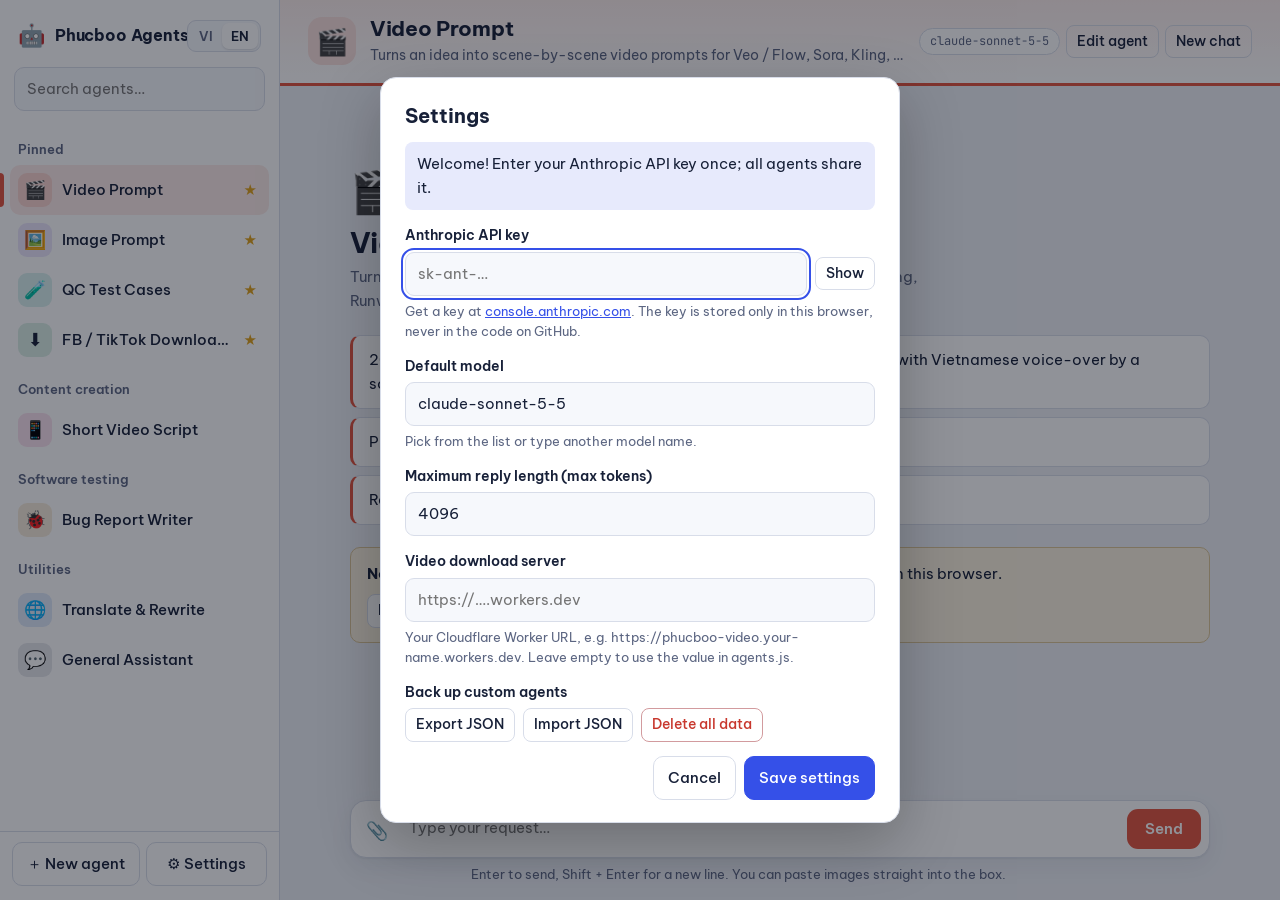
<file: index.html>
<!doctype html>
<html lang="vi">
<head>
  <meta charset="utf-8">
  <meta name="viewport" content="width=device-width, initial-scale=1, viewport-fit=cover">
  <title>Phucboo Agents</title>
  <meta name="description" content="Bộ AI Agent cá nhân chạy bằng Claude">
  <link rel="icon" href="data:image/svg+xml,<svg xmlns='http://www.w3.org/2000/svg' viewBox='0 0 100 100'><text y='.9em' font-size='90'>🤖</text></svg>">
  <link rel="preconnect" href="https://fonts.googleapis.com">
  <link rel="preconnect" href="https://fonts.gstatic.com" crossorigin>
  <link href="https://fonts.googleapis.com/css2?family=Be+Vietnam+Pro:wght@400;500;600;700&family=JetBrains+Mono:wght@400;500&display=swap" rel="stylesheet">
  <link rel="stylesheet" href="assets/style.css">
</head>
<body>
<div class="app" id="app">

  <aside class="rail" id="rail">
    <div class="rail-head">
      <div class="brand">
        <span class="brand-mark" aria-hidden="true">🤖</span>
        <span>Phucboo Agents</span>
      </div>
      <div class="lang-switch" role="group" aria-label="Ngôn ngữ / Language">
        <button type="button" data-lang="vi" lang="vi">VI</button>
        <button type="button" data-lang="en" lang="en">EN</button>
      </div>
      <button class="icon-btn only-mobile" id="closeRail" data-i18n-aria="closeList">✕</button>
    </div>

    <label class="search">
      <span class="sr-only" data-i18n="searchPh"></span>
      <input id="search" type="search" data-i18n-ph="searchPh" autocomplete="off">
    </label>

    <nav class="agent-list" id="agentList"></nav>

    <div class="rail-foot">
      <button class="btn btn-ghost" id="newAgent" data-i18n="newAgent"></button>
      <button class="btn btn-ghost" id="openSettings" data-i18n="settings"></button>
    </div>
  </aside>
  <div class="scrim" id="scrim" hidden></div>

  <main class="desk" id="desk">
    <header class="desk-head">
      <button class="icon-btn only-mobile" id="openRail" data-i18n-aria="openList">☰</button>
      <div class="agent-id">
        <span class="agent-badge" id="agentIcon" aria-hidden="true"></span>
        <div class="agent-meta">
          <h1 id="agentName"></h1>
          <p id="agentDesc"></p>
        </div>
      </div>
      <div class="desk-actions">
        <span class="model-chip" id="modelChip" data-i18n-title="modelTitle"></span>
        <button class="btn btn-ghost btn-sm" id="editAgent" data-i18n="editAgent"></button>
        <button class="btn btn-ghost btn-sm" id="clearChat" data-i18n="newChat" data-i18n-title="newChatTitle"></button>
      </div>
    </header>

    <section class="thread" id="thread" aria-live="polite"></section>

    <form class="composer" id="composer" autocomplete="off">
      <div class="attach-row" id="attachRow" hidden></div>
      <div class="composer-box">
        <label class="icon-btn attach-btn" data-i18n-title="attachTitle">
          <input type="file" id="fileInput" accept="image/png,image/jpeg,image/webp,image/gif" multiple hidden>
          <span aria-hidden="true">📎</span><span class="sr-only" data-i18n="attachSr"></span>
        </label>
        <textarea id="input" rows="1" data-i18n-ph="inputPh"></textarea>
        <button type="submit" class="send-btn" id="sendBtn"></button>
      </div>
      <p class="hint" data-i18n="hint"></p>
    </form>
  </main>
</div>

<dialog id="settingsDlg" class="dlg">
  <form method="dialog" id="settingsForm">
    <h2 data-i18n="sTitle"></h2>
    <p class="dlg-note" id="settingsNote" hidden></p>

    <label class="field">
      <span data-i18n="sKey"></span>
      <div class="inline">
        <input type="password" id="apiKey" placeholder="sk-ant-…" spellcheck="false" autocomplete="off">
        <button type="button" class="btn btn-ghost btn-sm" id="toggleKey"></button>
      </div>
      <small data-i18n-html="sKeyHelp"></small>
    </label>

    <label class="field">
      <span data-i18n="sModel"></span>
      <input id="model" list="modelList" spellcheck="false">
      <datalist id="modelList"></datalist>
      <small data-i18n="sModelHelp"></small>
    </label>

    <label class="field">
      <span data-i18n="sMax"></span>
      <input type="number" id="maxTokens" min="256" max="64000" step="256">
    </label>

    <label class="field">
      <span data-i18n="sDl"></span>
      <input type="url" id="dlApi" placeholder="https://….workers.dev" spellcheck="false">
      <small data-i18n="sDlHelp"></small>
    </label>

    <div class="field">
      <span data-i18n="sBackup"></span>
      <div class="inline wrap">
        <button type="button" class="btn btn-ghost btn-sm" id="exportAgents" data-i18n="sExport"></button>
        <label class="btn btn-ghost btn-sm"><span data-i18n="sImport"></span><input type="file" id="importAgents" accept="application/json" hidden></label>
        <button type="button" class="btn btn-danger btn-sm" id="wipeAll" data-i18n="sWipe"></button>
      </div>
    </div>

    <div class="dlg-actions">
      <button type="button" class="btn btn-ghost" id="cancelSettings" data-i18n="cancel"></button>
      <button type="submit" class="btn btn-primary" data-i18n="sSave"></button>
    </div>
  </form>
</dialog>

<dialog id="agentDlg" class="dlg dlg-wide">
  <form method="dialog" id="agentForm">
    <h2 id="agentDlgTitle"></h2>
    <div class="grid-2">
      <label class="field"><span data-i18n="aName"></span><input id="fName" required maxlength="40"></label>
      <label class="field"><span data-i18n="aGroup"></span><input id="fGroup" list="groupList" maxlength="40"><datalist id="groupList"></datalist></label>
      <label class="field"><span data-i18n="aIcon"></span><input id="fIcon" maxlength="4"></label>
      <label class="field"><span data-i18n="aColor"></span><input id="fColor" type="color"></label>
    </div>
    <label class="field"><span data-i18n="aDesc"></span><input id="fDesc" maxlength="160"></label>
    <label class="field">
      <span data-i18n="aModel"></span>
      <input id="fModel" list="modelList" spellcheck="false">
    </label>
    <label class="field">
      <span data-i18n="aSystem"></span>
      <textarea id="fSystem" rows="10" data-i18n-ph="aSystemPh"></textarea>
    </label>
    <label class="field">
      <span data-i18n="aStarters"></span>
      <textarea id="fStarters" rows="3"></textarea>
    </label>
    <div class="dlg-actions">
      <button type="button" class="btn btn-danger" id="deleteAgent"></button>
      <button type="button" class="btn btn-ghost" id="resetAgent" data-i18n="aReset"></button>
      <span class="spacer"></span>
      <button type="button" class="btn btn-ghost" id="cancelAgent" data-i18n="cancel"></button>
      <button type="submit" class="btn btn-primary" data-i18n="aSave"></button>
    </div>
  </form>
</dialog>

<div class="toast" id="toast" role="status" hidden></div>

<script src="assets/i18n.js"></script>
<script src="assets/agents.js"></script>
<script src="assets/app.js"></script>
</body>
</html>
</file>
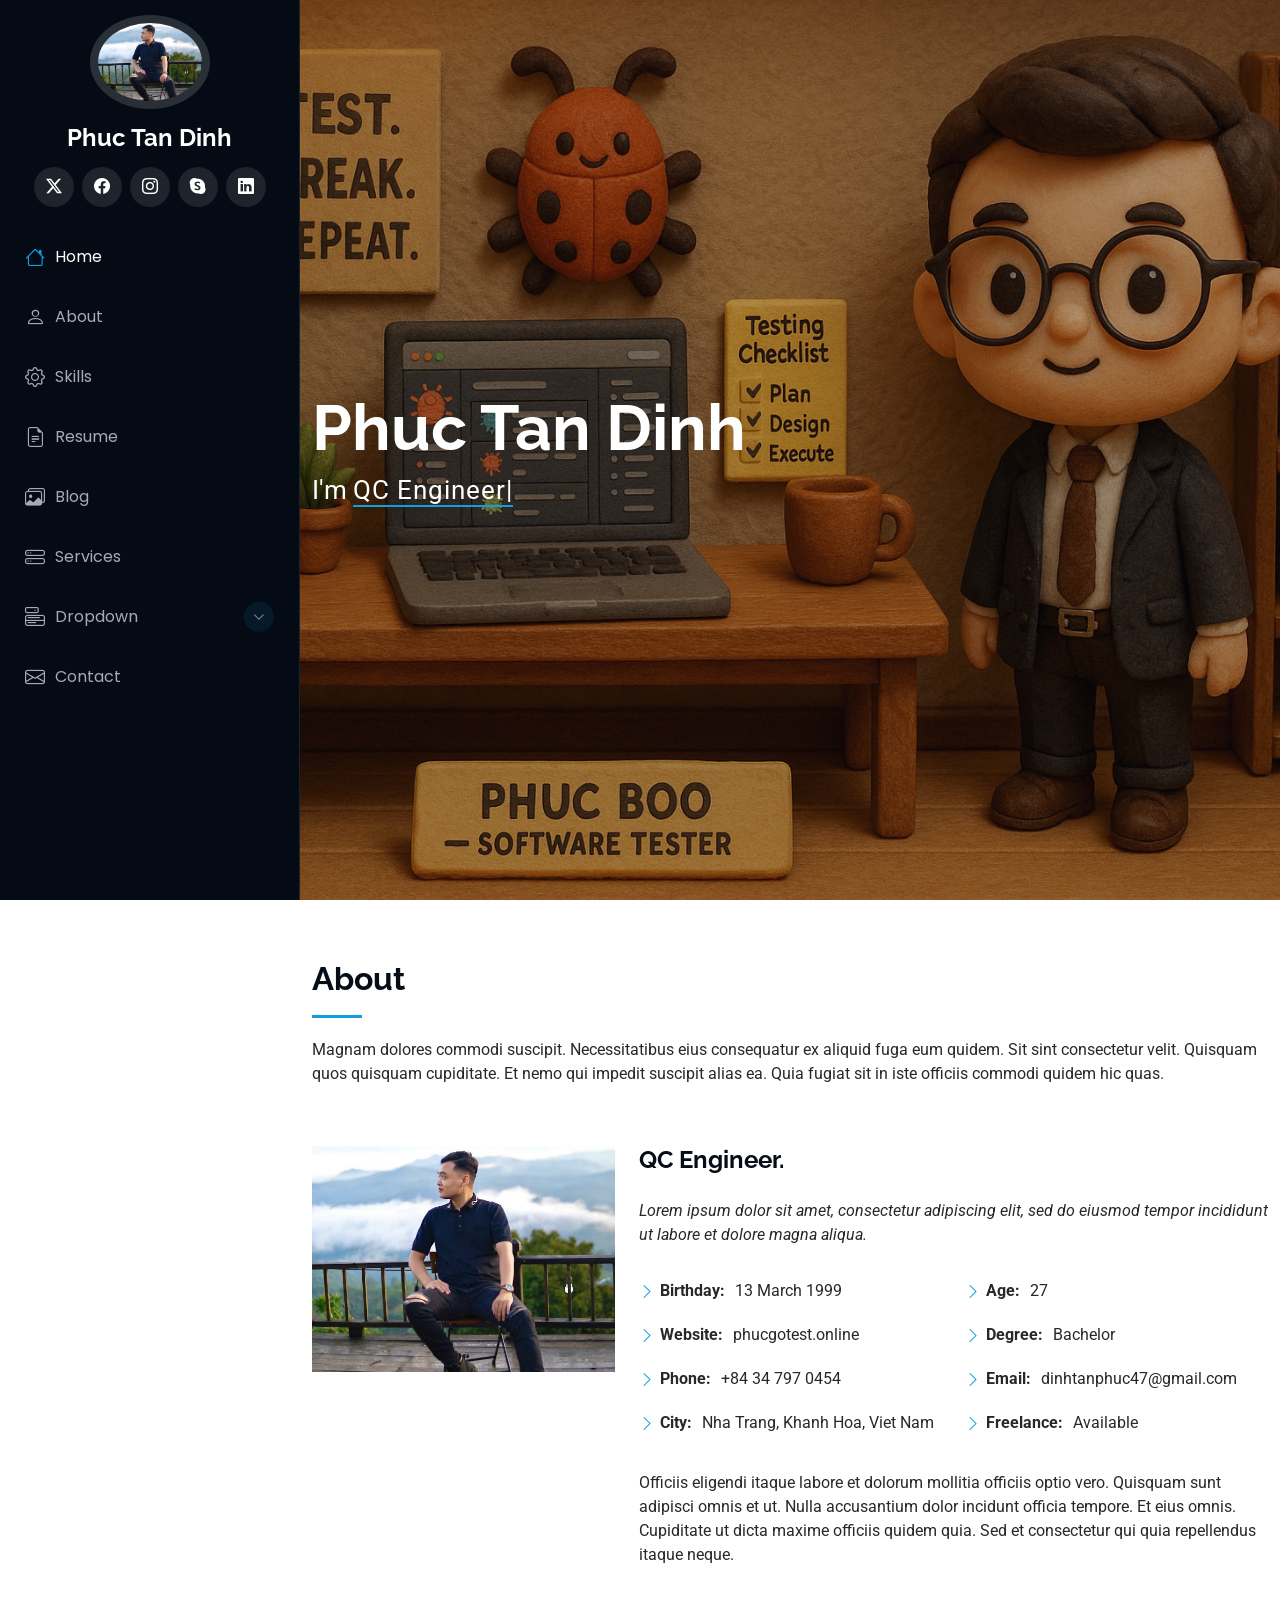
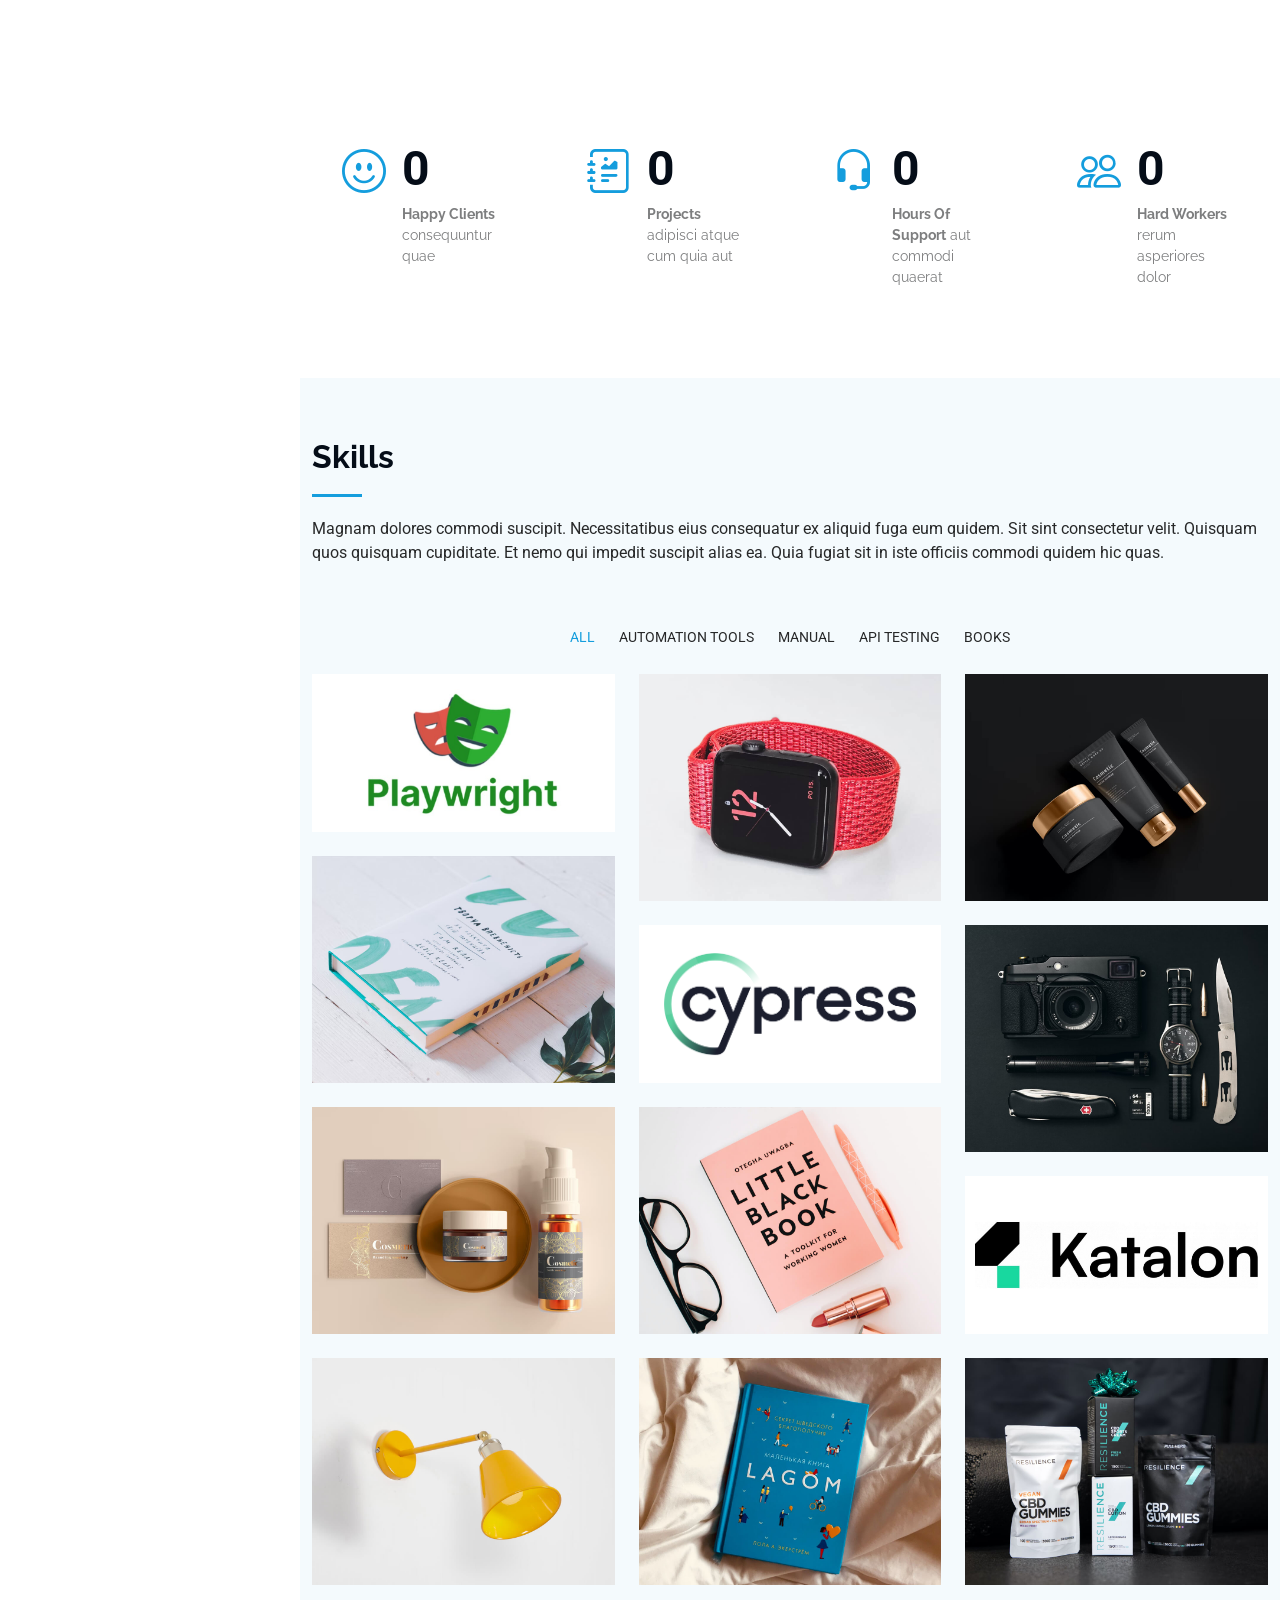
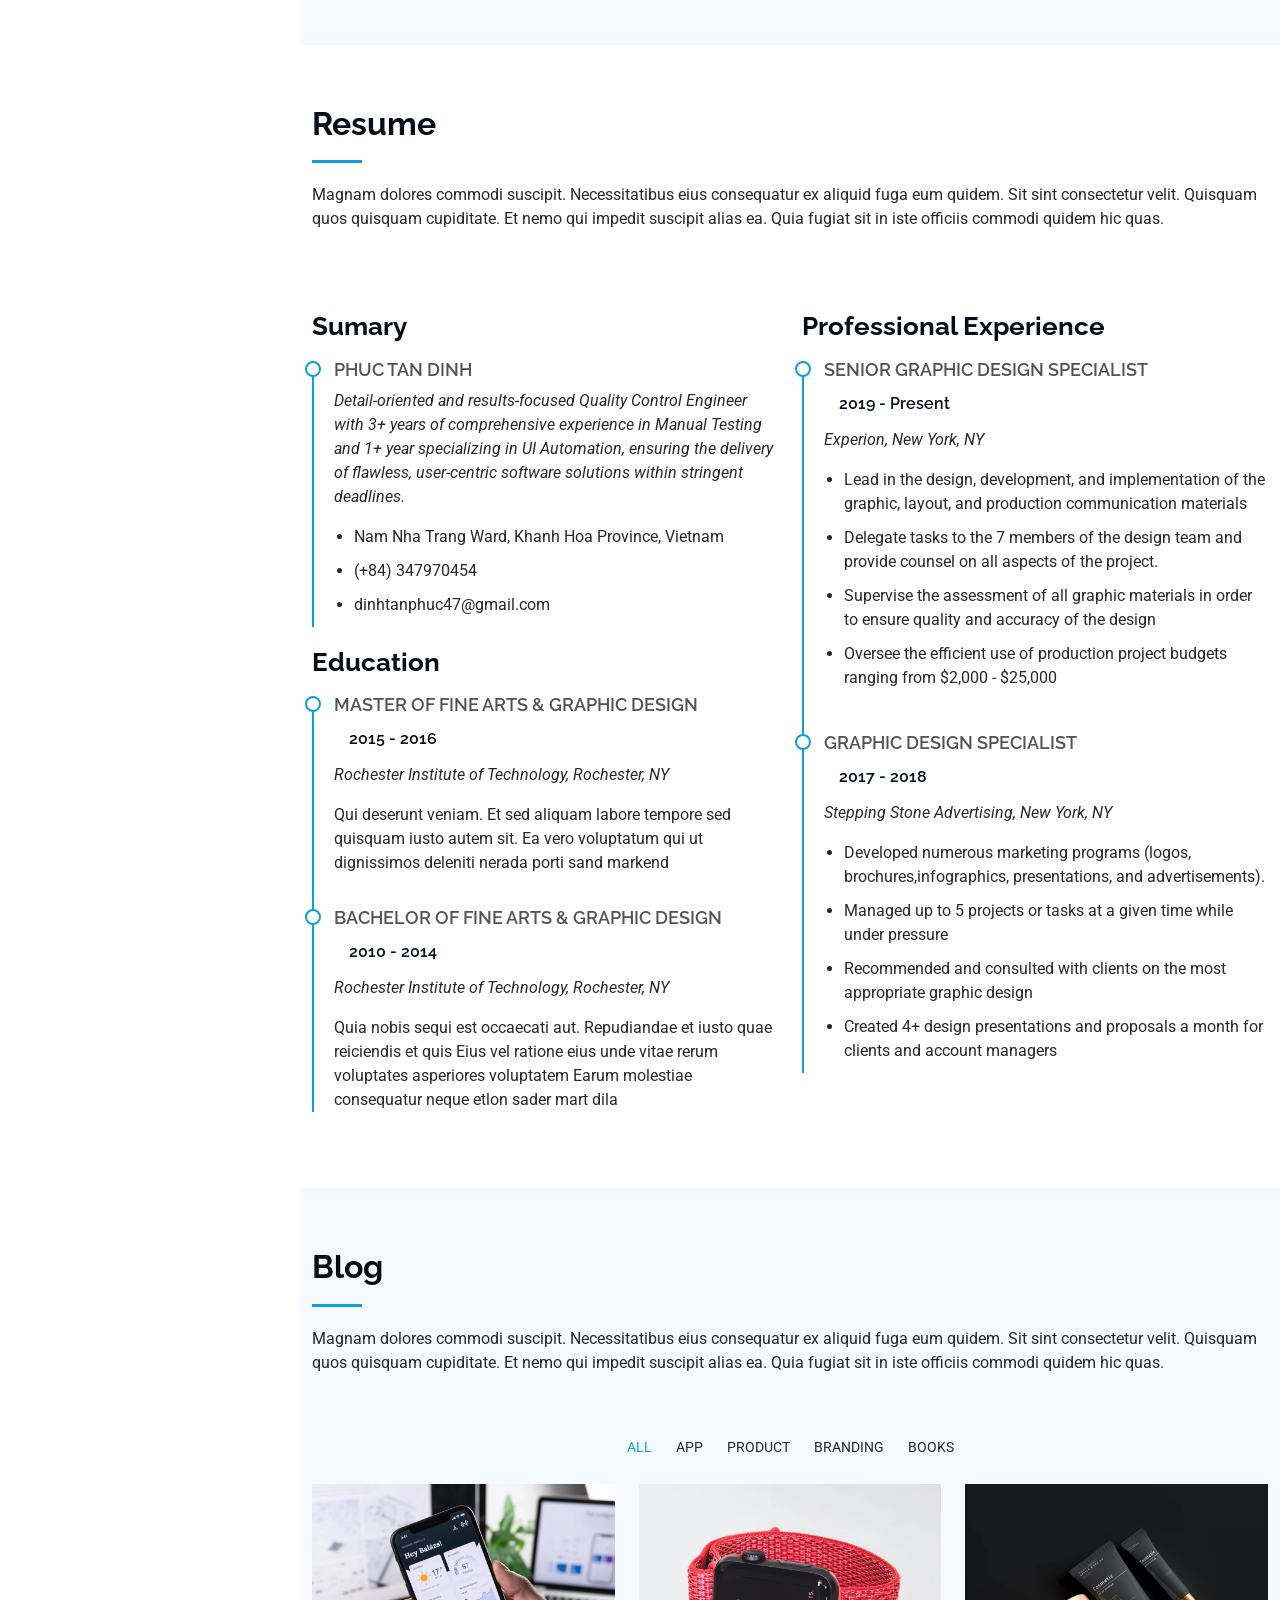
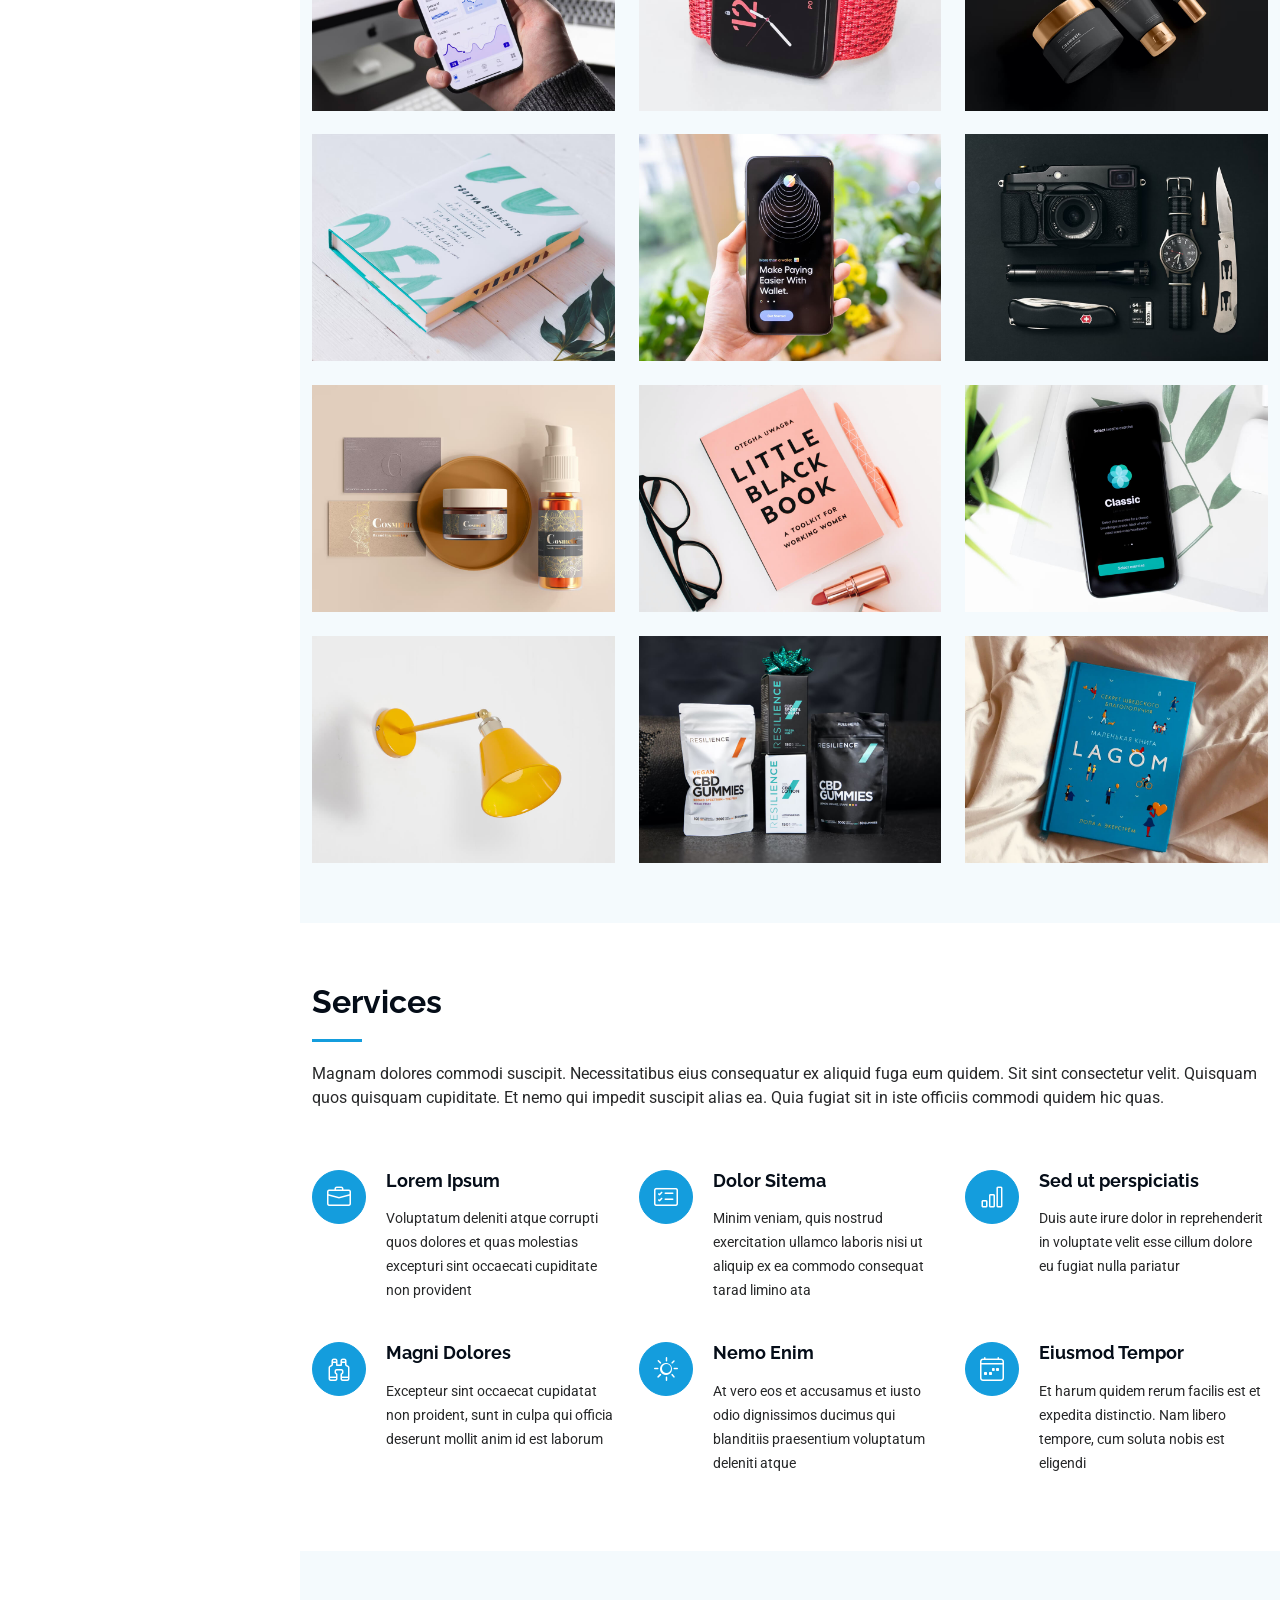
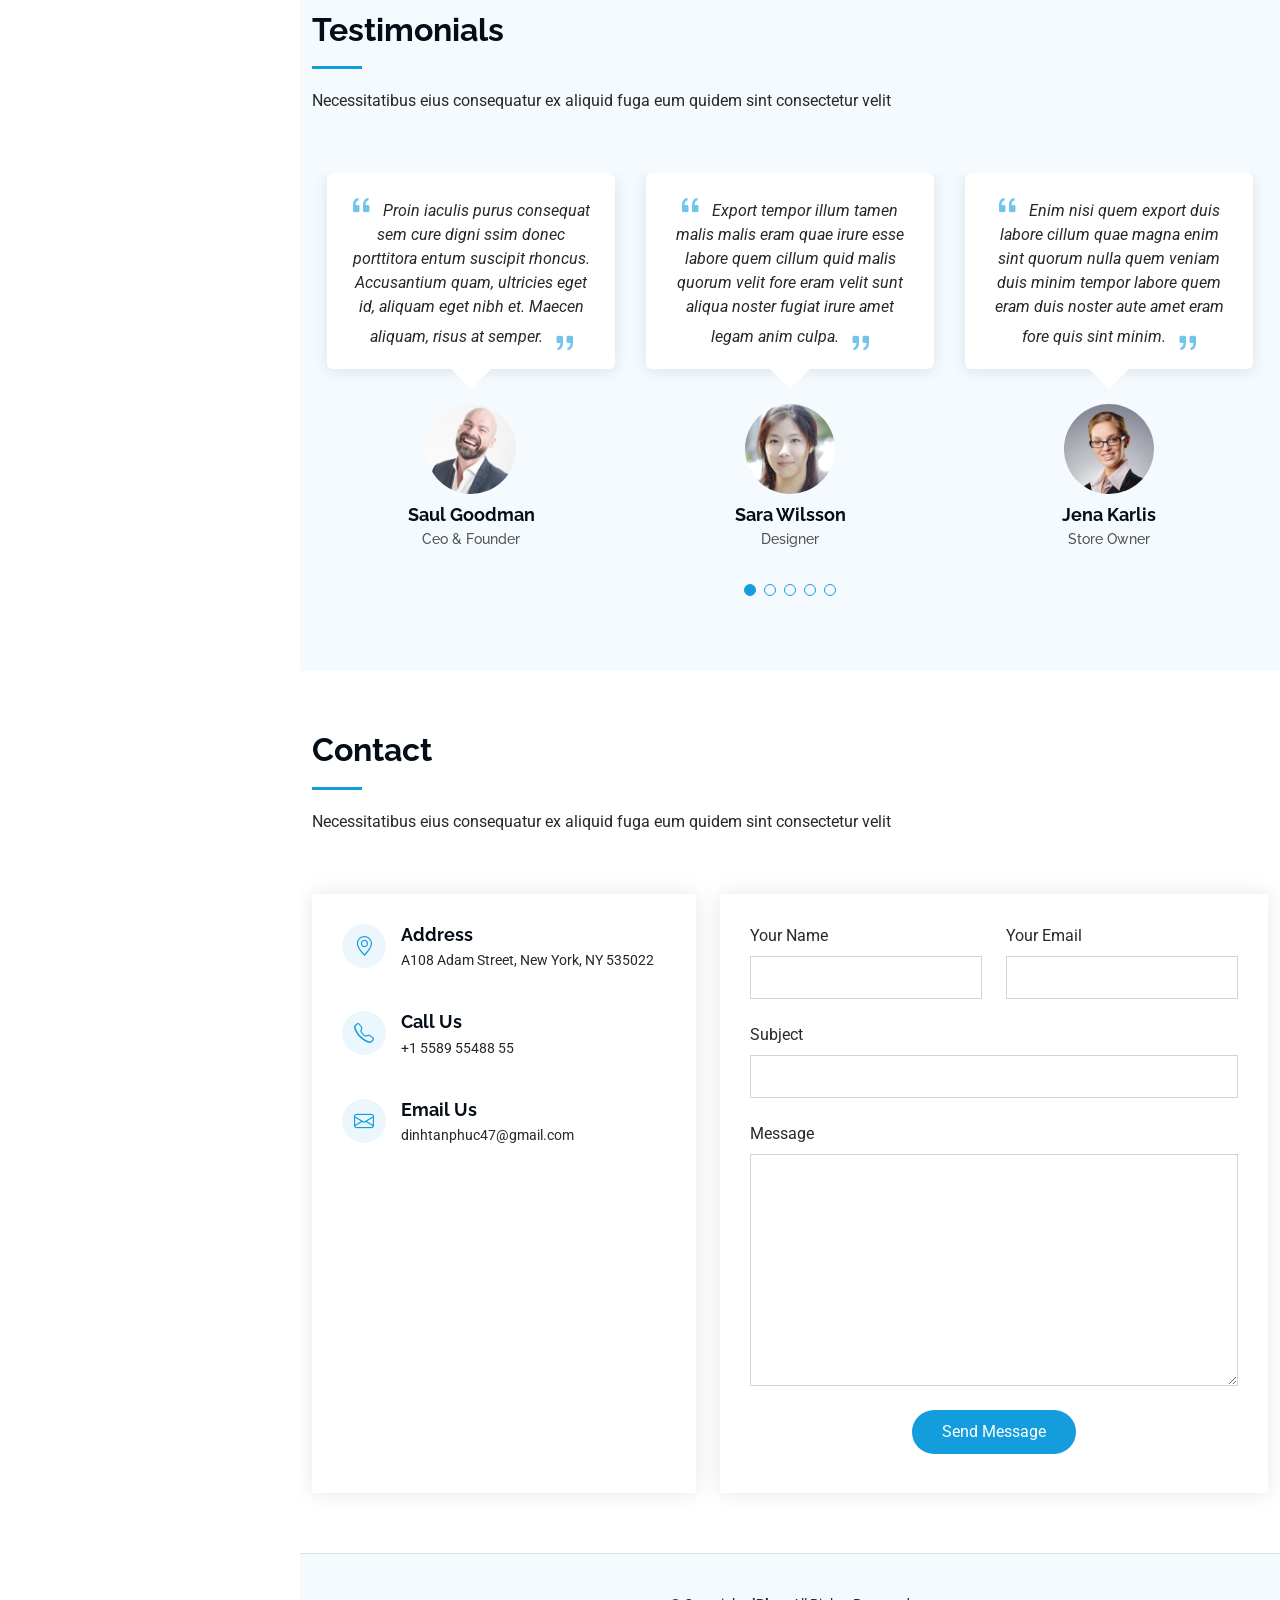
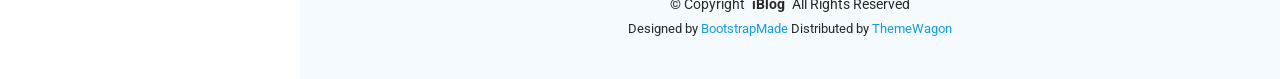
<file: Phuc-QC-Engineer-Profile/index.html>
<!DOCTYPE html>
<html lang="en">

<head>
  <meta charset="utf-8">
  <meta content="width=device-width, initial-scale=1.0" name="viewport">
  <title>Phuc Tan Dinh - QC Engineer Portfolio</title>
  <meta content="Professional QC Engineer portfolio showcasing skills in manual testing, UI automation, and quality assurance" name="description">
  <meta content="QC Engineer, Quality Assurance, Testing, Automation, Phuc Tan Dinh" name="keywords">

  <!-- Favicons -->
  <link href="assets/img/favicon.png" rel="icon">
  <link href="assets/img/apple-touch-icon.png" rel="apple-touch-icon">

  <!-- Fonts -->
  <link href="https://fonts.googleapis.com" rel="preconnect">
  <link href="https://fonts.gstatic.com" rel="preconnect" crossorigin>
  <link href="https://fonts.googleapis.com/css2?family=Roboto:ital,wght@0,100;0,300;0,400;0,500;0,700;0,900;1,100;1,300;1,400;1,500;1,700;1,900&family=Poppins:ital,wght@0,100;0,200;0,300;0,400;0,500;0,600;0,700;0,800;0,900;1,100;1,200;1,300;1,400;1,500;1,600;1,700;1,800;1,900&family=Raleway:ital,wght@0,100;0,200;0,300;0,400;0,500;0,600;0,700;0,800;0,900;1,100;1,200;1,300;1,400;1,500;1,600;1,700;1,800;1,900&display=swap" rel="stylesheet">

  <!-- Vendor CSS Files -->
  <link href="assets/vendor/bootstrap/css/bootstrap.min.css" rel="stylesheet">
  <link href="assets/vendor/bootstrap-icons/bootstrap-icons.css" rel="stylesheet">
  <link href="assets/vendor/aos/aos.css" rel="stylesheet">
  <link href="assets/vendor/glightbox/css/glightbox.min.css" rel="stylesheet">
  <link href="assets/vendor/swiper/swiper-bundle.min.css" rel="stylesheet">

  <!-- Main CSS File -->
  <link href="assets/css/main.css" rel="stylesheet">

  <!-- =======================================================
  * Template Name: iBlog
  * Template URL: https://bootstrapmade.com/iBlog-bootstrap-Blog-websites-template/
  * Updated: Jun 29 2024 with Bootstrap v5.3.3
  * Author: BootstrapMade.com
  * License: https://bootstrapmade.com/license/
  ======================================================== -->
</head>

<body class="index-page">

  <header id="header" class="header dark-background d-flex flex-column">
    <i class="header-toggle d-xl-none bi bi-list"></i>

    <div class="profile-img">
      <img src="assets/img/my-profile-img.jpg" alt="" class="img-fluid rounded-circle">
    </div>

    <a href="index.html" class="logo d-flex align-items-center justify-content-center">
      <!-- Uncomment the line below if you also wish to use an image logo -->
      <!-- <img src="assets/img/logo.png" alt=""> -->
      <h1 class="sitename">Phuc Tan Dinh</h1>
    </a>

    <div class="social-links text-center">
      <a href="#" class="twitter"><i class="bi bi-twitter-x"></i></a>
      <a href="#" class="facebook"><i class="bi bi-facebook"></i></a>
      <a href="#" class="instagram"><i class="bi bi-instagram"></i></a>
      <a href="#" class="google-plus"><i class="bi bi-skype"></i></a>
      <a href="#" class="linkedin"><i class="bi bi-linkedin"></i></a>
    </div>

    <nav id="navmenu" class="navmenu">
      <ul>
        <li><a href="#hero" class="active"><i class="bi bi-house navicon"></i>Home</a></li>
        <li><a href="#about"><i class="bi bi-person navicon"></i> About</a></li>
        <li><a href="#skills"><i class="bi bi-gear navicon"></i> Skills</a></li>
        <li><a href="#resume"><i class="bi bi-file-earmark-text navicon"></i> Resume</a></li>
        <li><a href="#Blog"><i class="bi bi-images navicon"></i> Blog</a></li>
        <li><a href="#services"><i class="bi bi-hdd-stack navicon"></i> Services</a></li>
        <li class="dropdown"><a href="#"><i class="bi bi-menu-button navicon"></i> <span>Dropdown</span> <i class="bi bi-chevron-down toggle-dropdown"></i></a>
          <ul>
            <li><a href="#">Dropdown 1</a></li>
            <li class="dropdown"><a href="#"><span>Deep Dropdown</span> <i class="bi bi-chevron-down toggle-dropdown"></i></a>
              <ul>
                <li><a href="#">Deep Dropdown 1</a></li>
                <li><a href="#">Deep Dropdown 2</a></li>
                <li><a href="#">Deep Dropdown 3</a></li>
                <li><a href="#">Deep Dropdown 4</a></li>
                <li><a href="#">Deep Dropdown 5</a></li>
              </ul>
            </li>
            <li><a href="#">Dropdown 2</a></li>
            <li><a href="#">Dropdown 3</a></li>
            <li><a href="#">Dropdown 4</a></li>
          </ul>
        </li>
        <li><a href="#contact"><i class="bi bi-envelope navicon"></i> Contact</a></li>
      </ul>
    </nav>

  </header>

  <main class="main">

    <!-- Hero Section -->
    <section id="hero" class="hero section dark-background">

      <img src="assets/img/hero-bg.jpg" alt="" data-aos="fade-in" class="">

      <div class="container" data-aos="fade-up" data-aos-delay="100">
        <h2>Phuc Tan Dinh</h2>
        <p>I'm <span class="typed" data-typed-items="QC Engineer, Freelancer, Small liquor store owner">QC Engineer</span><span class="typed-cursor typed-cursor--blink" aria-hidden="true"></span><span class="typed-cursor typed-cursor--blink" aria-hidden="true"></span></p>
      </div>

    </section><!-- /Hero Section -->

    <!-- About Section -->
    <section id="about" class="about section">

      <!-- Section Title -->
      <div class="container section-title" data-aos="fade-up">
        <h2>About</h2>
        <p>Magnam dolores commodi suscipit. Necessitatibus eius consequatur ex aliquid fuga eum quidem. Sit sint consectetur velit. Quisquam quos quisquam cupiditate. Et nemo qui impedit suscipit alias ea. Quia fugiat sit in iste officiis commodi quidem hic quas.</p>
      </div><!-- End Section Title -->

      <div class="container" data-aos="fade-up" data-aos-delay="100">

        <div class="row gy-4 justify-content-center">
          <div class="col-lg-4">
            <img src="assets/img/my-profile-img.jpg" class="img-fluid" alt="">
          </div>
          <div class="col-lg-8 content">
            <h2>QC Engineer.</h2>
            <p class="fst-italic py-3">
              Lorem ipsum dolor sit amet, consectetur adipiscing elit, sed do eiusmod tempor incididunt ut labore et dolore
              magna aliqua.
            </p>
            <div class="row">
              <div class="col-lg-6">
                <ul>
                  <li><i class="bi bi-chevron-right"></i> <strong>Birthday:</strong> <span>13 March 1999</span></li>
                  <li><i class="bi bi-chevron-right"></i> <strong>Website:</strong> <span>phucgotest.online</span></li>
                  <li><i class="bi bi-chevron-right"></i> <strong>Phone:</strong> <span>+84 34 797 0454</span></li>
                  <li><i class="bi bi-chevron-right"></i> <strong>City:</strong> <span>Nha Trang, Khanh Hoa, Viet Nam</span></li>
                </ul>
              </div>
              <div class="col-lg-6">
                <ul>
                  <li><i class="bi bi-chevron-right"></i> <strong>Age:</strong> <span>27</span></li>
                  <li><i class="bi bi-chevron-right"></i> <strong>Degree:</strong> <span>Bachelor</span></li>
                  <li><i class="bi bi-chevron-right"></i> <strong>Email:</strong> <span>dinhtanphuc47@gmail.com</span></li>
                  <li><i class="bi bi-chevron-right"></i> <strong>Freelance:</strong> <span>Available</span></li>
                </ul>
              </div>
            </div>
            <p class="py-3">
              Officiis eligendi itaque labore et dolorum mollitia officiis optio vero. Quisquam sunt adipisci omnis et ut. Nulla accusantium dolor incidunt officia tempore. Et eius omnis.
              Cupiditate ut dicta maxime officiis quidem quia. Sed et consectetur qui quia repellendus itaque neque.
            </p>
          </div>
        </div>

      </div>

    </section><!-- /About Section -->

    <!-- Stats Section -->
    <section id="stats" class="stats section">

      <div class="container" data-aos="fade-up" data-aos-delay="100">

        <div class="row gy-4">

          <div class="col-lg-3 col-md-6">
            <div class="stats-item">
              <i class="bi bi-emoji-smile"></i>
              <span data-purecounter-start="0" data-purecounter-end="232" data-purecounter-duration="1" class="purecounter"></span>
              <p><strong>Happy Clients</strong> <span>consequuntur quae</span></p>
            </div>
          </div><!-- End Stats Item -->

          <div class="col-lg-3 col-md-6">
            <div class="stats-item">
              <i class="bi bi-journal-richtext"></i>
              <span data-purecounter-start="0" data-purecounter-end="521" data-purecounter-duration="1" class="purecounter"></span>
              <p><strong>Projects</strong> <span>adipisci atque cum quia aut</span></p>
            </div>
          </div><!-- End Stats Item -->

          <div class="col-lg-3 col-md-6">
            <div class="stats-item">
              <i class="bi bi-headset"></i>
              <span data-purecounter-start="0" data-purecounter-end="1453" data-purecounter-duration="1" class="purecounter"></span>
              <p><strong>Hours Of Support</strong> <span>aut commodi quaerat</span></p>
            </div>
          </div><!-- End Stats Item -->

          <div class="col-lg-3 col-md-6">
            <div class="stats-item">
              <i class="bi bi-people"></i>
              <span data-purecounter-start="0" data-purecounter-end="32" data-purecounter-duration="1" class="purecounter"></span>
              <p><strong>Hard Workers</strong> <span>rerum asperiores dolor</span></p>
            </div>
          </div><!-- End Stats Item -->

        </div>

      </div>

    </section><!-- /Stats Section -->
    <!-- Blog Section -->
    <section id="skills" class="Blog section light-background">

      <!-- Section Title -->
      <div class="container section-title" data-aos="fade-up">
        <h2>Skills</h2>
        <p>Magnam dolores commodi suscipit. Necessitatibus eius consequatur ex aliquid fuga eum quidem. Sit sint consectetur velit. Quisquam quos quisquam cupiditate. Et nemo qui impedit suscipit alias ea. Quia fugiat sit in iste officiis commodi quidem hic quas.</p>
      </div><!-- End Section Title -->

      <div class="container">

        <div class="isotope-layout" data-default-filter="*" data-layout="masonry" data-sort="original-order">

          <ul class="Blog-filters isotope-filters" data-aos="fade-up" data-aos-delay="100">
            <li data-filter="*" class="filter-active">All</li>
            <li data-filter=".filter-app">Automation Tools</li>
            <li data-filter=".filter-product">Manual</li>
            <li data-filter=".filter-branding">API Testing</li>
            <li data-filter=".filter-books">Books</li>
          </ul><!-- End Blog Filters -->

          <div class="row gy-4 isotope-container" data-aos="fade-up" data-aos-delay="200">

            <div class="col-lg-4 col-md-6 Blog-item isotope-item filter-app">
              <div class="Blog-content h-100">
                <img src="assets/img/Skill/app-1.jpg" class="img-fluid" alt="">
                <div class="Blog-info">
                  <h4>App 1</h4>
                  <p>Lorem ipsum, dolor sit amet consectetur</p>
                  <a href="assets/img/Skill/app-1.jpg" title="App 1" data-gallery="Blog-gallery-app" class="glightbox preview-link"><i class="bi bi-zoom-in"></i></a>
                  <a href="Blog-details.html" title="More Details" class="details-link"><i class="bi bi-link-45deg"></i></a>
                </div>
              </div>
            </div><!-- End Blog Item -->

            <div class="col-lg-4 col-md-6 Blog-item isotope-item filter-product">
              <div class="Blog-content h-100">
                <img src="assets/img/Skill/product-1.jpg" class="img-fluid" alt="">
                <div class="Blog-info">
                  <h4>Product 1</h4>
                  <p>Lorem ipsum, dolor sit amet consectetur</p>
                  <a href="assets/img/Skill/product-1.jpg" title="Product 1" data-gallery="Blog-gallery-product" class="glightbox preview-link"><i class="bi bi-zoom-in"></i></a>
                  <a href="Blog-details.html" title="More Details" class="details-link"><i class="bi bi-link-45deg"></i></a>
                </div>
              </div>
            </div><!-- End Blog Item -->

            <div class="col-lg-4 col-md-6 Blog-item isotope-item filter-branding">
              <div class="Blog-content h-100">
                <img src="assets/img/Skill/branding-1.jpg" class="img-fluid" alt="">
                <div class="Blog-info">
                  <h4>Branding 1</h4>
                  <p>Lorem ipsum, dolor sit amet consectetur</p>
                  <a href="assets/img/Skill/branding-1.jpg" title="Branding 1" data-gallery="Blog-gallery-branding" class="glightbox preview-link"><i class="bi bi-zoom-in"></i></a>
                  <a href="Blog-details.html" title="More Details" class="details-link"><i class="bi bi-link-45deg"></i></a>
                </div>
              </div>
            </div><!-- End Blog Item -->

            <div class="col-lg-4 col-md-6 Blog-item isotope-item filter-books">
              <div class="Blog-content h-100">
                <img src="assets/img/Skill/books-1.jpg" class="img-fluid" alt="">
                <div class="Blog-info">
                  <h4>Books 1</h4>
                  <p>Lorem ipsum, dolor sit amet consectetur</p>
                  <a href="assets/img/Skill/books-1.jpg" title="Branding 1" data-gallery="Blog-gallery-book" class="glightbox preview-link"><i class="bi bi-zoom-in"></i></a>
                  <a href="Blog-details.html" title="More Details" class="details-link"><i class="bi bi-link-45deg"></i></a>
                </div>
              </div>
            </div><!-- End Blog Item -->

            <div class="col-lg-4 col-md-6 Blog-item isotope-item filter-app">
              <div class="Blog-content h-100">
                <img src="assets/img/Skill/app-2.jpg" class="img-fluid" alt="">
                <div class="Blog-info">
                  <h4>App 2</h4>
                  <p>Lorem ipsum, dolor sit amet consectetur</p>
                  <a href="assets/img/Skill/app-2.jpg" title="App 2" data-gallery="Blog-gallery-app" class="glightbox preview-link"><i class="bi bi-zoom-in"></i></a>
                  <a href="Blog-details.html" title="More Details" class="details-link"><i class="bi bi-link-45deg"></i></a>
                </div>
              </div>
            </div><!-- End Blog Item -->

            <div class="col-lg-4 col-md-6 Blog-item isotope-item filter-product">
              <div class="Blog-content h-100">
                <img src="assets/img/Skill/product-2.jpg" class="img-fluid" alt="">
                <div class="Blog-info">
                  <h4>Product 2</h4>
                  <p>Lorem ipsum, dolor sit amet consectetur</p>
                  <a href="assets/img/Skill/product-2.jpg" title="Product 2" data-gallery="Blog-gallery-product" class="glightbox preview-link"><i class="bi bi-zoom-in"></i></a>
                  <a href="Blog-details.html" title="More Details" class="details-link"><i class="bi bi-link-45deg"></i></a>
                </div>
              </div>
            </div><!-- End Blog Item -->

            <div class="col-lg-4 col-md-6 Blog-item isotope-item filter-branding">
              <div class="Blog-content h-100">
                <img src="assets/img/Skill/branding-2.jpg" class="img-fluid" alt="">
                <div class="Blog-info">
                  <h4>Branding 2</h4>
                  <p>Lorem ipsum, dolor sit amet consectetur</p>
                  <a href="assets/img/Skill/branding-2.jpg" title="Branding 2" data-gallery="Blog-gallery-branding" class="glightbox preview-link"><i class="bi bi-zoom-in"></i></a>
                  <a href="Blog-details.html" title="More Details" class="details-link"><i class="bi bi-link-45deg"></i></a>
                </div>
              </div>
            </div><!-- End Blog Item -->

            <div class="col-lg-4 col-md-6 Blog-item isotope-item filter-books">
              <div class="Blog-content h-100">
                <img src="assets/img/Skill/books-2.jpg" class="img-fluid" alt="">
                <div class="Blog-info">
                  <h4>Books 2</h4>
                  <p>Lorem ipsum, dolor sit amet consectetur</p>
                  <a href="assets/img/Skill/books-2.jpg" title="Branding 2" data-gallery="Blog-gallery-book" class="glightbox preview-link"><i class="bi bi-zoom-in"></i></a>
                  <a href="Blog-details.html" title="More Details" class="details-link"><i class="bi bi-link-45deg"></i></a>
                </div>
              </div>
            </div><!-- End Blog Item -->

            <div class="col-lg-4 col-md-6 Blog-item isotope-item filter-app">
              <div class="Blog-content h-100">
                <img src="assets/img/Skill/app-3.jpg" class="img-fluid" alt="">
                <div class="Blog-info">
                  <h4>App 3</h4>
                  <p>Lorem ipsum, dolor sit amet consectetur</p>
                  <a href="assets/img/Skill/app-3.jpg" title="App 3" data-gallery="Blog-gallery-app" class="glightbox preview-link"><i class="bi bi-zoom-in"></i></a>
                  <a href="Blog-details.html" title="More Details" class="details-link"><i class="bi bi-link-45deg"></i></a>
                </div>
              </div>
            </div><!-- End Blog Item -->

            <div class="col-lg-4 col-md-6 Blog-item isotope-item filter-product">
              <div class="Blog-content h-100">
                <img src="assets/img/Skill/product-3.jpg" class="img-fluid" alt="">
                <div class="Blog-info">
                  <h4>Product 3</h4>
                  <p>Lorem ipsum, dolor sit amet consectetur</p>
                  <a href="assets/img/Skill/product-3.jpg" title="Product 3" data-gallery="Blog-gallery-product" class="glightbox preview-link"><i class="bi bi-zoom-in"></i></a>
                  <a href="Blog-details.html" title="More Details" class="details-link"><i class="bi bi-link-45deg"></i></a>
                </div>
              </div>
            </div><!-- End Blog Item -->

            <div class="col-lg-4 col-md-6 Blog-item isotope-item filter-branding">
              <div class="Blog-content h-100">
                <img src="assets/img/Skill/branding-3.jpg" class="img-fluid" alt="">
                <div class="Blog-info">
                  <h4>Branding 3</h4>
                  <p>Lorem ipsum, dolor sit amet consectetur</p>
                  <a href="assets/img/Skill/branding-3.jpg" title="Branding 2" data-gallery="Blog-gallery-branding" class="glightbox preview-link"><i class="bi bi-zoom-in"></i></a>
                  <a href="Blog-details.html" title="More Details" class="details-link"><i class="bi bi-link-45deg"></i></a>
                </div>
              </div>
            </div><!-- End Blog Item -->

            <div class="col-lg-4 col-md-6 Blog-item isotope-item filter-books">
              <div class="Blog-content h-100">
                <img src="assets/img/Skill/books-3.jpg" class="img-fluid" alt="">
                <div class="Blog-info">
                  <h4>Books 3</h4>
                  <p>Lorem ipsum, dolor sit amet consectetur</p>
                  <a href="assets/img/Skill/books-3.jpg" title="Branding 3" data-gallery="Blog-gallery-book" class="glightbox preview-link"><i class="bi bi-zoom-in"></i></a>
                  <a href="Blog-details.html" title="More Details" class="details-link"><i class="bi bi-link-45deg"></i></a>
                </div>
              </div>
            </div><!-- End Blog Item -->

          </div><!-- End Blog Container -->

        </div>

      </div>
    </section><!-- /Skills Section -->

    <!-- Resume Section -->
    <section id="resume" class="resume section">

      <!-- Section Title -->
      <div class="container section-title" data-aos="fade-up">
        <h2>Resume</h2>
        <p>Magnam dolores commodi suscipit. Necessitatibus eius consequatur ex aliquid fuga eum quidem. Sit sint consectetur velit. Quisquam quos quisquam cupiditate. Et nemo qui impedit suscipit alias ea. Quia fugiat sit in iste officiis commodi quidem hic quas.</p>
      </div><!-- End Section Title -->

      <div class="container">

        <div class="row">

          <div class="col-lg-6" data-aos="fade-up" data-aos-delay="100">
            <h3 class="resume-title">Sumary</h3>

            <div class="resume-item pb-0">
              <h4>Phuc Tan Dinh</h4>
              <p><em>Detail-oriented and results-focused Quality Control Engineer with 3+ years of comprehensive experience in Manual Testing and 1+ year specializing in UI Automation, ensuring the delivery of flawless, user-centric software solutions within stringent deadlines.</em></p>
              <ul>
                <li>Nam Nha Trang Ward, Khanh Hoa Province, Vietnam</li>
                <li>(+84) 347970454</li>
                <li>dinhtanphuc47@gmail.com</li>
              </ul>
            </div><!-- Edn Resume Item -->

            <h3 class="resume-title">Education</h3>
            <div class="resume-item">
              <h4>Master of Fine Arts &amp; Graphic Design</h4>
              <h5>2015 - 2016</h5>
              <p><em>Rochester Institute of Technology, Rochester, NY</em></p>
              <p>Qui deserunt veniam. Et sed aliquam labore tempore sed quisquam iusto autem sit. Ea vero voluptatum qui ut dignissimos deleniti nerada porti sand markend</p>
            </div><!-- Edn Resume Item -->

            <div class="resume-item">
              <h4>Bachelor of Fine Arts &amp; Graphic Design</h4>
              <h5>2010 - 2014</h5>
              <p><em>Rochester Institute of Technology, Rochester, NY</em></p>
              <p>Quia nobis sequi est occaecati aut. Repudiandae et iusto quae reiciendis et quis Eius vel ratione eius unde vitae rerum voluptates asperiores voluptatem Earum molestiae consequatur neque etlon sader mart dila</p>
            </div><!-- Edn Resume Item -->

          </div>

          <div class="col-lg-6" data-aos="fade-up" data-aos-delay="200">
            <h3 class="resume-title">Professional Experience</h3>
            <div class="resume-item">
              <h4>Senior graphic design specialist</h4>
              <h5>2019 - Present</h5>
              <p><em>Experion, New York, NY </em></p>
              <ul>
                <li>Lead in the design, development, and implementation of the graphic, layout, and production communication materials</li>
                <li>Delegate tasks to the 7 members of the design team and provide counsel on all aspects of the project. </li>
                <li>Supervise the assessment of all graphic materials in order to ensure quality and accuracy of the design</li>
                <li>Oversee the efficient use of production project budgets ranging from $2,000 - $25,000</li>
              </ul>
            </div><!-- Edn Resume Item -->

            <div class="resume-item">
              <h4>Graphic design specialist</h4>
              <h5>2017 - 2018</h5>
              <p><em>Stepping Stone Advertising, New York, NY</em></p>
              <ul>
                <li>Developed numerous marketing programs (logos, brochures,infographics, presentations, and advertisements).</li>
                <li>Managed up to 5 projects or tasks at a given time while under pressure</li>
                <li>Recommended and consulted with clients on the most appropriate graphic design</li>
                <li>Created 4+ design presentations and proposals a month for clients and account managers</li>
              </ul>
            </div><!-- Edn Resume Item -->

          </div>

        </div>

      </div>

    </section><!-- /Resume Section -->

    <!-- Blog Section -->
    <section id="Blog" class="Blog section light-background">

      <!-- Section Title -->
      <div class="container section-title" data-aos="fade-up">
        <h2>Blog</h2>
        <p>Magnam dolores commodi suscipit. Necessitatibus eius consequatur ex aliquid fuga eum quidem. Sit sint consectetur velit. Quisquam quos quisquam cupiditate. Et nemo qui impedit suscipit alias ea. Quia fugiat sit in iste officiis commodi quidem hic quas.</p>
      </div><!-- End Section Title -->

      <div class="container">

        <div class="isotope-layout" data-default-filter="*" data-layout="masonry" data-sort="original-order">

          <ul class="Blog-filters isotope-filters" data-aos="fade-up" data-aos-delay="100">
            <li data-filter="*" class="filter-active">All</li>
            <li data-filter=".filter-app">App</li>
            <li data-filter=".filter-product">Product</li>
            <li data-filter=".filter-branding">Branding</li>
            <li data-filter=".filter-books">Books</li>
          </ul><!-- End Blog Filters -->

          <div class="row gy-4 isotope-container" data-aos="fade-up" data-aos-delay="200">

            <div class="col-lg-4 col-md-6 Blog-item isotope-item filter-app">
              <div class="Blog-content h-100">
                <img src="assets/img/Blog/app-1.jpg" class="img-fluid" alt="">
                <div class="Blog-info">
                  <h4>App 1</h4>
                  <p>Lorem ipsum, dolor sit amet consectetur</p>
                  <a href="assets/img/Blog/app-1.jpg" title="App 1" data-gallery="Blog-gallery-app" class="glightbox preview-link"><i class="bi bi-zoom-in"></i></a>
                  <a href="Blog-details.html" title="More Details" class="details-link"><i class="bi bi-link-45deg"></i></a>
                </div>
              </div>
            </div><!-- End Blog Item -->

            <div class="col-lg-4 col-md-6 Blog-item isotope-item filter-product">
              <div class="Blog-content h-100">
                <img src="assets/img/Blog/product-1.jpg" class="img-fluid" alt="">
                <div class="Blog-info">
                  <h4>Product 1</h4>
                  <p>Lorem ipsum, dolor sit amet consectetur</p>
                  <a href="assets/img/Blog/product-1.jpg" title="Product 1" data-gallery="Blog-gallery-product" class="glightbox preview-link"><i class="bi bi-zoom-in"></i></a>
                  <a href="Blog-details.html" title="More Details" class="details-link"><i class="bi bi-link-45deg"></i></a>
                </div>
              </div>
            </div><!-- End Blog Item -->

            <div class="col-lg-4 col-md-6 Blog-item isotope-item filter-branding">
              <div class="Blog-content h-100">
                <img src="assets/img/Blog/branding-1.jpg" class="img-fluid" alt="">
                <div class="Blog-info">
                  <h4>Branding 1</h4>
                  <p>Lorem ipsum, dolor sit amet consectetur</p>
                  <a href="assets/img/Blog/branding-1.jpg" title="Branding 1" data-gallery="Blog-gallery-branding" class="glightbox preview-link"><i class="bi bi-zoom-in"></i></a>
                  <a href="Blog-details.html" title="More Details" class="details-link"><i class="bi bi-link-45deg"></i></a>
                </div>
              </div>
            </div><!-- End Blog Item -->

            <div class="col-lg-4 col-md-6 Blog-item isotope-item filter-books">
              <div class="Blog-content h-100">
                <img src="assets/img/Blog/books-1.jpg" class="img-fluid" alt="">
                <div class="Blog-info">
                  <h4>Books 1</h4>
                  <p>Lorem ipsum, dolor sit amet consectetur</p>
                  <a href="assets/img/Blog/books-1.jpg" title="Branding 1" data-gallery="Blog-gallery-book" class="glightbox preview-link"><i class="bi bi-zoom-in"></i></a>
                  <a href="Blog-details.html" title="More Details" class="details-link"><i class="bi bi-link-45deg"></i></a>
                </div>
              </div>
            </div><!-- End Blog Item -->

            <div class="col-lg-4 col-md-6 Blog-item isotope-item filter-app">
              <div class="Blog-content h-100">
                <img src="assets/img/Blog/app-2.jpg" class="img-fluid" alt="">
                <div class="Blog-info">
                  <h4>App 2</h4>
                  <p>Lorem ipsum, dolor sit amet consectetur</p>
                  <a href="assets/img/Blog/app-2.jpg" title="App 2" data-gallery="Blog-gallery-app" class="glightbox preview-link"><i class="bi bi-zoom-in"></i></a>
                  <a href="Blog-details.html" title="More Details" class="details-link"><i class="bi bi-link-45deg"></i></a>
                </div>
              </div>
            </div><!-- End Blog Item -->

            <div class="col-lg-4 col-md-6 Blog-item isotope-item filter-product">
              <div class="Blog-content h-100">
                <img src="assets/img/Blog/product-2.jpg" class="img-fluid" alt="">
                <div class="Blog-info">
                  <h4>Product 2</h4>
                  <p>Lorem ipsum, dolor sit amet consectetur</p>
                  <a href="assets/img/Blog/product-2.jpg" title="Product 2" data-gallery="Blog-gallery-product" class="glightbox preview-link"><i class="bi bi-zoom-in"></i></a>
                  <a href="Blog-details.html" title="More Details" class="details-link"><i class="bi bi-link-45deg"></i></a>
                </div>
              </div>
            </div><!-- End Blog Item -->

            <div class="col-lg-4 col-md-6 Blog-item isotope-item filter-branding">
              <div class="Blog-content h-100">
                <img src="assets/img/Blog/branding-2.jpg" class="img-fluid" alt="">
                <div class="Blog-info">
                  <h4>Branding 2</h4>
                  <p>Lorem ipsum, dolor sit amet consectetur</p>
                  <a href="assets/img/Blog/branding-2.jpg" title="Branding 2" data-gallery="Blog-gallery-branding" class="glightbox preview-link"><i class="bi bi-zoom-in"></i></a>
                  <a href="Blog-details.html" title="More Details" class="details-link"><i class="bi bi-link-45deg"></i></a>
                </div>
              </div>
            </div><!-- End Blog Item -->

            <div class="col-lg-4 col-md-6 Blog-item isotope-item filter-books">
              <div class="Blog-content h-100">
                <img src="assets/img/Blog/books-2.jpg" class="img-fluid" alt="">
                <div class="Blog-info">
                  <h4>Books 2</h4>
                  <p>Lorem ipsum, dolor sit amet consectetur</p>
                  <a href="assets/img/Blog/books-2.jpg" title="Branding 2" data-gallery="Blog-gallery-book" class="glightbox preview-link"><i class="bi bi-zoom-in"></i></a>
                  <a href="Blog-details.html" title="More Details" class="details-link"><i class="bi bi-link-45deg"></i></a>
                </div>
              </div>
            </div><!-- End Blog Item -->

            <div class="col-lg-4 col-md-6 Blog-item isotope-item filter-app">
              <div class="Blog-content h-100">
                <img src="assets/img/Blog/app-3.jpg" class="img-fluid" alt="">
                <div class="Blog-info">
                  <h4>App 3</h4>
                  <p>Lorem ipsum, dolor sit amet consectetur</p>
                  <a href="assets/img/Blog/app-3.jpg" title="App 3" data-gallery="Blog-gallery-app" class="glightbox preview-link"><i class="bi bi-zoom-in"></i></a>
                  <a href="Blog-details.html" title="More Details" class="details-link"><i class="bi bi-link-45deg"></i></a>
                </div>
              </div>
            </div><!-- End Blog Item -->

            <div class="col-lg-4 col-md-6 Blog-item isotope-item filter-product">
              <div class="Blog-content h-100">
                <img src="assets/img/Blog/product-3.jpg" class="img-fluid" alt="">
                <div class="Blog-info">
                  <h4>Product 3</h4>
                  <p>Lorem ipsum, dolor sit amet consectetur</p>
                  <a href="assets/img/Blog/product-3.jpg" title="Product 3" data-gallery="Blog-gallery-product" class="glightbox preview-link"><i class="bi bi-zoom-in"></i></a>
                  <a href="Blog-details.html" title="More Details" class="details-link"><i class="bi bi-link-45deg"></i></a>
                </div>
              </div>
            </div><!-- End Blog Item -->

            <div class="col-lg-4 col-md-6 Blog-item isotope-item filter-branding">
              <div class="Blog-content h-100">
                <img src="assets/img/Blog/branding-3.jpg" class="img-fluid" alt="">
                <div class="Blog-info">
                  <h4>Branding 3</h4>
                  <p>Lorem ipsum, dolor sit amet consectetur</p>
                  <a href="assets/img/Blog/branding-3.jpg" title="Branding 2" data-gallery="Blog-gallery-branding" class="glightbox preview-link"><i class="bi bi-zoom-in"></i></a>
                  <a href="Blog-details.html" title="More Details" class="details-link"><i class="bi bi-link-45deg"></i></a>
                </div>
              </div>
            </div><!-- End Blog Item -->

            <div class="col-lg-4 col-md-6 Blog-item isotope-item filter-books">
              <div class="Blog-content h-100">
                <img src="assets/img/Blog/books-3.jpg" class="img-fluid" alt="">
                <div class="Blog-info">
                  <h4>Books 3</h4>
                  <p>Lorem ipsum, dolor sit amet consectetur</p>
                  <a href="assets/img/Blog/books-3.jpg" title="Branding 3" data-gallery="Blog-gallery-book" class="glightbox preview-link"><i class="bi bi-zoom-in"></i></a>
                  <a href="Blog-details.html" title="More Details" class="details-link"><i class="bi bi-link-45deg"></i></a>
                </div>
              </div>
            </div><!-- End Blog Item -->

          </div><!-- End Blog Container -->

        </div>

      </div>

    </section><!-- /Blog Section -->

    <!-- Services Section -->
    <section id="services" class="services section">

      <!-- Section Title -->
      <div class="container section-title" data-aos="fade-up">
        <h2>Services</h2>
        <p>Magnam dolores commodi suscipit. Necessitatibus eius consequatur ex aliquid fuga eum quidem. Sit sint consectetur velit. Quisquam quos quisquam cupiditate. Et nemo qui impedit suscipit alias ea. Quia fugiat sit in iste officiis commodi quidem hic quas.</p>
      </div><!-- End Section Title -->

      <div class="container">

        <div class="row gy-4">

          <div class="col-lg-4 col-md-6 service-item d-flex" data-aos="fade-up" data-aos-delay="100">
            <div class="icon flex-shrink-0"><i class="bi bi-briefcase"></i></div>
            <div>
              <h4 class="title"><a href="service-details.html" class="stretched-link">Lorem Ipsum</a></h4>
              <p class="description">Voluptatum deleniti atque corrupti quos dolores et quas molestias excepturi sint occaecati cupiditate non provident</p>
            </div>
          </div>
          <!-- End Service Item -->

          <div class="col-lg-4 col-md-6 service-item d-flex" data-aos="fade-up" data-aos-delay="200">
            <div class="icon flex-shrink-0"><i class="bi bi-card-checklist"></i></div>
            <div>
              <h4 class="title"><a href="service-details.html" class="stretched-link">Dolor Sitema</a></h4>
              <p class="description">Minim veniam, quis nostrud exercitation ullamco laboris nisi ut aliquip ex ea commodo consequat tarad limino ata</p>
            </div>
          </div><!-- End Service Item -->

          <div class="col-lg-4 col-md-6 service-item d-flex" data-aos="fade-up" data-aos-delay="300">
            <div class="icon flex-shrink-0"><i class="bi bi-bar-chart"></i></div>
            <div>
              <h4 class="title"><a href="service-details.html" class="stretched-link">Sed ut perspiciatis</a></h4>
              <p class="description">Duis aute irure dolor in reprehenderit in voluptate velit esse cillum dolore eu fugiat nulla pariatur</p>
            </div>
          </div><!-- End Service Item -->

          <div class="col-lg-4 col-md-6 service-item d-flex" data-aos="fade-up" data-aos-delay="400">
            <div class="icon flex-shrink-0"><i class="bi bi-binoculars"></i></div>
            <div>
              <h4 class="title"><a href="service-details.html" class="stretched-link">Magni Dolores</a></h4>
              <p class="description">Excepteur sint occaecat cupidatat non proident, sunt in culpa qui officia deserunt mollit anim id est laborum</p>
            </div>
          </div><!-- End Service Item -->

          <div class="col-lg-4 col-md-6 service-item d-flex" data-aos="fade-up" data-aos-delay="500">
            <div class="icon flex-shrink-0"><i class="bi bi-brightness-high"></i></div>
            <div>
              <h4 class="title"><a href="service-details.html" class="stretched-link">Nemo Enim</a></h4>
              <p class="description">At vero eos et accusamus et iusto odio dignissimos ducimus qui blanditiis praesentium voluptatum deleniti atque</p>
            </div>
          </div><!-- End Service Item -->

          <div class="col-lg-4 col-md-6 service-item d-flex" data-aos="fade-up" data-aos-delay="600">
            <div class="icon flex-shrink-0"><i class="bi bi-calendar4-week"></i></div>
            <div>
              <h4 class="title"><a href="service-details.html" class="stretched-link">Eiusmod Tempor</a></h4>
              <p class="description">Et harum quidem rerum facilis est et expedita distinctio. Nam libero tempore, cum soluta nobis est eligendi</p>
            </div>
          </div><!-- End Service Item -->

        </div>

      </div>

    </section><!-- /Services Section -->

    <!-- Testimonials Section -->
    <section id="testimonials" class="testimonials section light-background">

      <!-- Section Title -->
      <div class="container section-title" data-aos="fade-up">
        <h2>Testimonials</h2>
        <p>Necessitatibus eius consequatur ex aliquid fuga eum quidem sint consectetur velit</p>
      </div><!-- End Section Title -->

      <div class="container" data-aos="fade-up" data-aos-delay="100">

        <div class="swiper init-swiper">
          <script type="application/json" class="swiper-config">
            {
              "loop": true,
              "speed": 600,
              "autoplay": {
                "delay": 5000
              },
              "slidesPerView": "auto",
              "pagination": {
                "el": ".swiper-pagination",
                "type": "bullets",
                "clickable": true
              },
              "breakpoints": {
                "320": {
                  "slidesPerView": 1,
                  "spaceBetween": 40
                },
                "1200": {
                  "slidesPerView": 3,
                  "spaceBetween": 1
                }
              }
            }
          </script>
          <div class="swiper-wrapper">

            <div class="swiper-slide">
              <div class="testimonial-item">
                <p>
                  <i class="bi bi-quote quote-icon-left"></i>
                  <span>Proin iaculis purus consequat sem cure digni ssim donec porttitora entum suscipit rhoncus. Accusantium quam, ultricies eget id, aliquam eget nibh et. Maecen aliquam, risus at semper.</span>
                  <i class="bi bi-quote quote-icon-right"></i>
                </p>
                <img src="assets/img/testimonials/testimonials-1.jpg" class="testimonial-img" alt="">
                <h3>Saul Goodman</h3>
                <h4>Ceo &amp; Founder</h4>
              </div>
            </div><!-- End testimonial item -->

            <div class="swiper-slide">
              <div class="testimonial-item">
                <p>
                  <i class="bi bi-quote quote-icon-left"></i>
                  <span>Export tempor illum tamen malis malis eram quae irure esse labore quem cillum quid malis quorum velit fore eram velit sunt aliqua noster fugiat irure amet legam anim culpa.</span>
                  <i class="bi bi-quote quote-icon-right"></i>
                </p>
                <img src="assets/img/testimonials/testimonials-2.jpg" class="testimonial-img" alt="">
                <h3>Sara Wilsson</h3>
                <h4>Designer</h4>
              </div>
            </div><!-- End testimonial item -->

            <div class="swiper-slide">
              <div class="testimonial-item">
                <p>
                  <i class="bi bi-quote quote-icon-left"></i>
                  <span>Enim nisi quem export duis labore cillum quae magna enim sint quorum nulla quem veniam duis minim tempor labore quem eram duis noster aute amet eram fore quis sint minim.</span>
                  <i class="bi bi-quote quote-icon-right"></i>
                </p>
                <img src="assets/img/testimonials/testimonials-3.jpg" class="testimonial-img" alt="">
                <h3>Jena Karlis</h3>
                <h4>Store Owner</h4>
              </div>
            </div><!-- End testimonial item -->

            <div class="swiper-slide">
              <div class="testimonial-item">
                <p>
                  <i class="bi bi-quote quote-icon-left"></i>
                  <span>Fugiat enim eram quae cillum dolore dolor amet nulla culpa multos export minim fugiat dolor enim duis veniam ipsum anim magna sunt elit fore quem dolore labore illum veniam.</span>
                  <i class="bi bi-quote quote-icon-right"></i>
                </p>
                <img src="assets/img/testimonials/testimonials-4.jpg" class="testimonial-img" alt="">
                <h3>Matt Brandon</h3>
                <h4>Freelancer</h4>
              </div>
            </div><!-- End testimonial item -->

            <div class="swiper-slide">
              <div class="testimonial-item">
                <p>
                  <i class="bi bi-quote quote-icon-left"></i>
                  <span>Quis quorum aliqua sint quem legam fore sunt eram irure aliqua veniam tempor noster veniam sunt culpa nulla illum cillum fugiat legam esse veniam culpa fore nisi cillum quid.</span>
                  <i class="bi bi-quote quote-icon-right"></i>
                </p>
                <img src="assets/img/testimonials/testimonials-5.jpg" class="testimonial-img" alt="">
                <h3>John Larson</h3>
                <h4>Entrepreneur</h4>
              </div>
            </div><!-- End testimonial item -->

          </div>
          <div class="swiper-pagination"></div>
        </div>

      </div>

    </section><!-- /Testimonials Section -->

    <!-- Contact Section -->
    <section id="contact" class="contact section">

      <!-- Section Title -->
      <div class="container section-title" data-aos="fade-up">
        <h2>Contact</h2>
        <p>Necessitatibus eius consequatur ex aliquid fuga eum quidem sint consectetur velit</p>
      </div><!-- End Section Title -->

      <div class="container" data-aos="fade-up" data-aos-delay="100">

        <div class="row gy-4">

          <div class="col-lg-5">

            <div class="info-wrap">
              <div class="info-item d-flex" data-aos="fade-up" data-aos-delay="200">
                <i class="bi bi-geo-alt flex-shrink-0"></i>
                <div>
                  <h3>Address</h3>
                  <p>A108 Adam Street, New York, NY 535022</p>
                </div>
              </div><!-- End Info Item -->

              <div class="info-item d-flex" data-aos="fade-up" data-aos-delay="300">
                <i class="bi bi-telephone flex-shrink-0"></i>
                <div>
                  <h3>Call Us</h3>
                  <p>+1 5589 55488 55</p>
                </div>
              </div><!-- End Info Item -->

              <div class="info-item d-flex" data-aos="fade-up" data-aos-delay="400">
                <i class="bi bi-envelope flex-shrink-0"></i>
                <div>
                  <h3>Email Us</h3>
                  <p>dinhtanphuc47@gmail.com</p>
                </div>
              </div><!-- End Info Item -->

              <iframe src="https://www.google.com/maps/embed?pb=!1m14!1m8!1m3!1d48389.78314118045!2d-74.006138!3d40.710059!3m2!1i1024!2i768!4f13.1!3m3!1m2!1s0x89c25a22a3bda30d%3A0xb89d1fe6bc499443!2sDowntown%20Conference%20Center!5e0!3m2!1sen!2sus!4v1676961268712!5m2!1sen!2sus" frameborder="0" style="border:0; width: 100%; height: 270px;" allowfullscreen="" loading="lazy" referrerpolicy="no-referrer-when-downgrade"></iframe>
            </div>
          </div>

          <div class="col-lg-7">
            <form action="forms/contact.php" method="post" class="php-email-form" data-aos="fade-up" data-aos-delay="200">
              <div class="row gy-4">

                <div class="col-md-6">
                  <label for="name-field" class="pb-2">Your Name</label>
                  <input type="text" name="name" id="name-field" class="form-control" required="">
                </div>

                <div class="col-md-6">
                  <label for="email-field" class="pb-2">Your Email</label>
                  <input type="email" class="form-control" name="email" id="email-field" required="">
                </div>

                <div class="col-md-12">
                  <label for="subject-field" class="pb-2">Subject</label>
                  <input type="text" class="form-control" name="subject" id="subject-field" required="">
                </div>

                <div class="col-md-12">
                  <label for="message-field" class="pb-2">Message</label>
                  <textarea class="form-control" name="message" rows="10" id="message-field" required=""></textarea>
                </div>

                <div class="col-md-12 text-center">
                  <div class="loading">Loading</div>
                  <div class="error-message"></div>
                  <div class="sent-message">Your message has been sent. Thank you!</div>

                  <button type="submit">Send Message</button>
                </div>

              </div>
            </form>
          </div><!-- End Contact Form -->

        </div>

      </div>

    </section><!-- /Contact Section -->

  </main>

  <footer id="footer" class="footer position-relative light-background">

    <div class="container">
      <div class="copyright text-center ">
        <p>© <span>Copyright</span> <strong class="px-1 sitename">iBlog</strong> <span>All Rights Reserved</span></p>
      </div>
      <div class="credits">
        <!-- All the links in the footer should remain intact. -->
        <!-- You can delete the links only if you've purchased the pro version. -->
        <!-- Licensing information: https://bootstrapmade.com/license/ -->
        <!-- Purchase the pro version with working PHP/AJAX contact form: [buy-url] -->
        Designed by <a href="https://bootstrapmade.com/">BootstrapMade</a> Distributed by <a href="https://themewagon.com">ThemeWagon</a>
      </div>
    </div>

  </footer>

  <!-- Scroll Top -->
  <a href="#" id="scroll-top" class="scroll-top d-flex align-items-center justify-content-center"><i class="bi bi-arrow-up-short"></i></a>

  <!-- Preloader -->
  <div id="preloader"></div>

  <!-- Vendor JS Files -->
  <script src="assets/vendor/bootstrap/js/bootstrap.bundle.min.js"></script>
  <script src="assets/vendor/php-email-form/validate.js"></script>
  <script src="assets/vendor/aos/aos.js"></script>
  <script src="assets/vendor/typed.js/typed.umd.js"></script>
  <script src="assets/vendor/purecounter/purecounter_vanilla.js"></script>
  <script src="assets/vendor/waypoints/noframework.waypoints.js"></script>
  <script src="assets/vendor/glightbox/js/glightbox.min.js"></script>
  <script src="assets/vendor/imagesloaded/imagesloaded.pkgd.min.js"></script>
  <script src="assets/vendor/isotope-layout/isotope.pkgd.min.js"></script>
  <script src="assets/vendor/swiper/swiper-bundle.min.js"></script>

  <!-- Main JS File -->
  <script src="assets/js/main.js"></script>

</body>

</html>
</file>
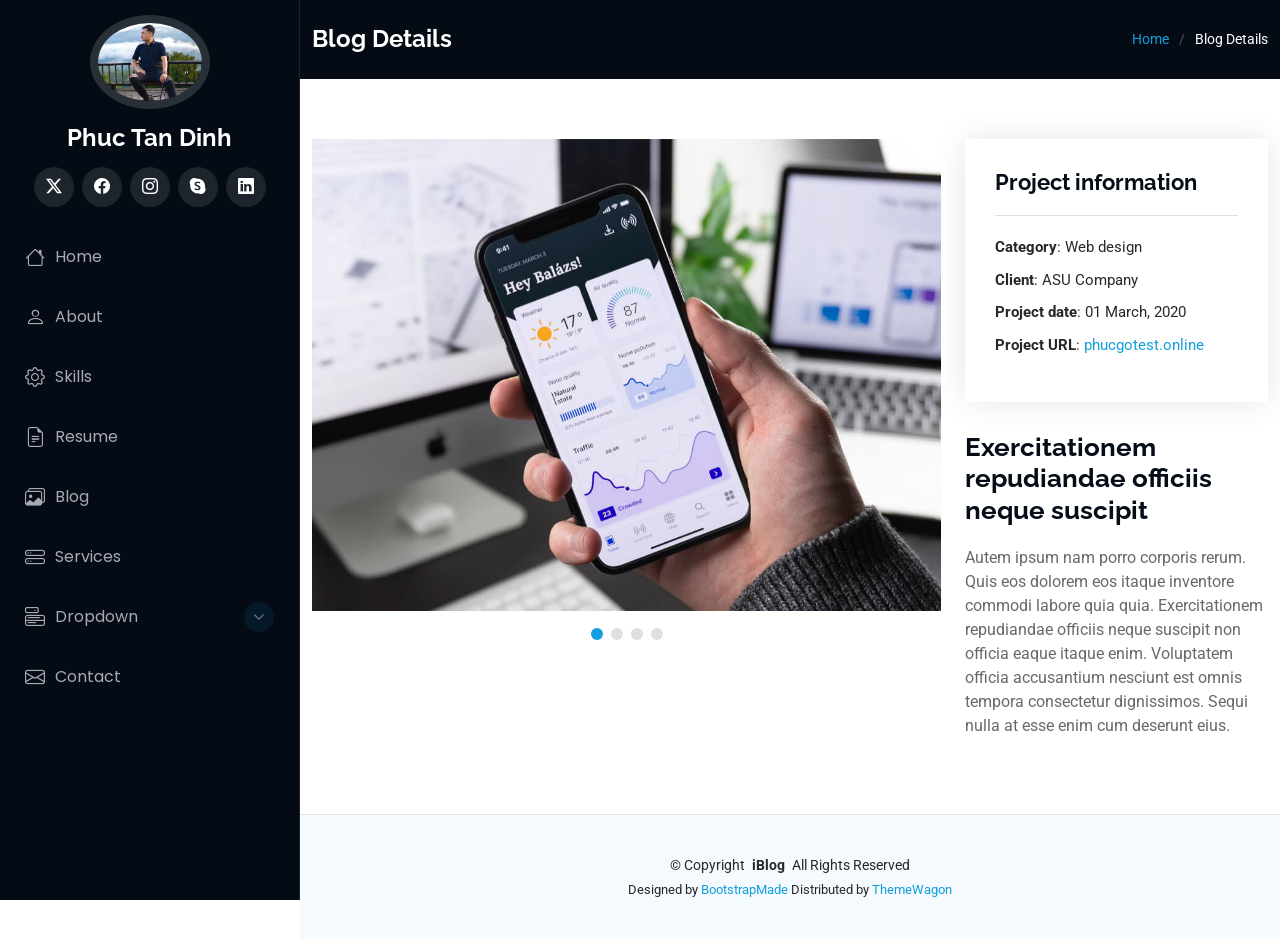
<file: Phuc-QC-Engineer-Profile/blog-details.html>
<!DOCTYPE html>
<html lang="en">

<head>
  <meta charset="utf-8">
  <meta content="width=device-width, initial-scale=1.0" name="viewport">
  <title>Blog Details - iBlog Bootstrap Template</title>
  <meta content="" name="description">
  <meta content="" name="keywords">

  <!-- Favicons -->
  <link href="assets/img/favicon.png" rel="icon">
  <link href="assets/img/apple-touch-icon.png" rel="apple-touch-icon">

  <!-- Fonts -->
  <link href="https://fonts.googleapis.com" rel="preconnect">
  <link href="https://fonts.gstatic.com" rel="preconnect" crossorigin>
  <link href="https://fonts.googleapis.com/css2?family=Roboto:ital,wght@0,100;0,300;0,400;0,500;0,700;0,900;1,100;1,300;1,400;1,500;1,700;1,900&family=Poppins:ital,wght@0,100;0,200;0,300;0,400;0,500;0,600;0,700;0,800;0,900;1,100;1,200;1,300;1,400;1,500;1,600;1,700;1,800;1,900&family=Raleway:ital,wght@0,100;0,200;0,300;0,400;0,500;0,600;0,700;0,800;0,900;1,100;1,200;1,300;1,400;1,500;1,600;1,700;1,800;1,900&display=swap" rel="stylesheet">

  <!-- Vendor CSS Files -->
  <link href="assets/vendor/bootstrap/css/bootstrap.min.css" rel="stylesheet">
  <link href="assets/vendor/bootstrap-icons/bootstrap-icons.css" rel="stylesheet">
  <link href="assets/vendor/aos/aos.css" rel="stylesheet">
  <link href="assets/vendor/glightbox/css/glightbox.min.css" rel="stylesheet">
  <link href="assets/vendor/swiper/swiper-bundle.min.css" rel="stylesheet">

  <!-- Main CSS File -->
  <link href="assets/css/main.css" rel="stylesheet">

  <!-- =======================================================
  * Template Name: iBlog
  * Template URL: https://bootstrapmade.com/iBlog-bootstrap-Blog-websites-template/
  * Updated: Jun 29 2024 with Bootstrap v5.3.3
  * Author: BootstrapMade.com
  * License: https://bootstrapmade.com/license/
  ======================================================== -->
</head>

<body class="Blog-details-page">

  <header id="header" class="header dark-background d-flex flex-column">
    <i class="header-toggle d-xl-none bi bi-list"></i>

    <div class="profile-img">
      <img src="assets/img/my-profile-img.jpg" alt="" class="img-fluid rounded-circle">
    </div>

    <a href="index.html" class="logo d-flex align-items-center justify-content-center">
      <!-- Uncomment the line below if you also wish to use an image logo -->
      <!-- <img src="assets/img/logo.png" alt=""> -->
      <h1 class="sitename">Phuc Tan Dinh</h1>
    </a>

    <div class="social-links text-center">
      <a href="#" class="twitter"><i class="bi bi-twitter-x"></i></a>
      <a href="#" class="facebook"><i class="bi bi-facebook"></i></a>
      <a href="#" class="instagram"><i class="bi bi-instagram"></i></a>
      <a href="#" class="google-plus"><i class="bi bi-skype"></i></a>
      <a href="#" class="linkedin"><i class="bi bi-linkedin"></i></a>
    </div>

    <nav id="navmenu" class="navmenu">
      <ul>
        <li><a href="#hero"><i class="bi bi-house navicon"></i>Home</a></li>
        <li><a href="#about"><i class="bi bi-person navicon"></i> About</a></li>
        <li><a href="#skills"><i class="bi bi-gear navicon"></i> Skills</a></li>
        <li><a href="#resume"><i class="bi bi-file-earmark-text navicon"></i> Resume</a></li>
        <li><a href="#Blog"><i class="bi bi-images navicon"></i> Blog</a></li>
        <li><a href="#services"><i class="bi bi-hdd-stack navicon"></i> Services</a></li>
        <li class="dropdown"><a href="#"><i class="bi bi-menu-button navicon"></i> <span>Dropdown</span> <i class="bi bi-chevron-down toggle-dropdown"></i></a>
          <ul>
            <li><a href="#">Dropdown 1</a></li>
            <li class="dropdown"><a href="#"><span>Deep Dropdown</span> <i class="bi bi-chevron-down toggle-dropdown"></i></a>
              <ul>
                <li><a href="#">Deep Dropdown 1</a></li>
                <li><a href="#">Deep Dropdown 2</a></li>
                <li><a href="#">Deep Dropdown 3</a></li>
                <li><a href="#">Deep Dropdown 4</a></li>
                <li><a href="#">Deep Dropdown 5</a></li>
              </ul>
            </li>
            <li><a href="#">Dropdown 2</a></li>
            <li><a href="#">Dropdown 3</a></li>
            <li><a href="#">Dropdown 4</a></li>
          </ul>
        </li>
        <li><a href="#contact"><i class="bi bi-envelope navicon"></i> Contact</a></li>
      </ul>
    </nav>

  </header>

  <main class="main">

    <!-- Page Title -->
    <div class="page-title dark-background">
      <div class="container d-lg-flex justify-content-between align-items-center">
        <h1 class="mb-2 mb-lg-0">Blog Details</h1>
        <nav class="breadcrumbs">
          <ol>
            <li><a href="index.html">Home</a></li>
            <li class="current">Blog Details</li>
          </ol>
        </nav>
      </div>
    </div><!-- End Page Title -->

    <!-- Blog Details Section -->
    <section id="Blog-details" class="Blog-details section">

      <div class="container" data-aos="fade-up" data-aos-delay="100">

        <div class="row gy-4">

          <div class="col-lg-8">
            <div class="Blog-details-slider swiper init-swiper">

              <script type="application/json" class="swiper-config">
                {
                  "loop": true,
                  "speed": 600,
                  "autoplay": {
                    "delay": 5000
                  },
                  "slidesPerView": "auto",
                  "pagination": {
                    "el": ".swiper-pagination",
                    "type": "bullets",
                    "clickable": true
                  }
                }
              </script>

              <div class="swiper-wrapper align-items-center">

                <div class="swiper-slide">
                  <img src="assets/img/Blog/app-1.jpg" alt="">
                </div>

                <div class="swiper-slide">
                  <img src="assets/img/Blog/product-1.jpg" alt="">
                </div>

                <div class="swiper-slide">
                  <img src="assets/img/Blog/branding-1.jpg" alt="">
                </div>

                <div class="swiper-slide">
                  <img src="assets/img/Blog/books-1.jpg" alt="">
                </div>

              </div>
              <div class="swiper-pagination"></div>
            </div>
          </div>

          <div class="col-lg-4">
            <div class="Blog-info" data-aos="fade-up" data-aos-delay="200">
              <h3>Project information</h3>
              <ul>
                <li><strong>Category</strong>: Web design</li>
                <li><strong>Client</strong>: ASU Company</li>
                <li><strong>Project date</strong>: 01 March, 2020</li>
                <li><strong>Project URL</strong>: <a href="https://phucgotest.online">phucgotest.online</a></li>
              </ul>
            </div>
            <div class="Blog-description" data-aos="fade-up" data-aos-delay="300">
              <h2>Exercitationem repudiandae officiis neque suscipit</h2>
              <p>
                Autem ipsum nam porro corporis rerum. Quis eos dolorem eos itaque inventore commodi labore quia quia. Exercitationem repudiandae officiis neque suscipit non officia eaque itaque enim. Voluptatem officia accusantium nesciunt est omnis tempora consectetur dignissimos. Sequi nulla at esse enim cum deserunt eius.
              </p>
            </div>
          </div>

        </div>

      </div>

    </section><!-- /Blog Details Section -->

  </main>

  <footer id="footer" class="footer position-relative light-background">

    <div class="container">
      <div class="copyright text-center ">
        <p>© <span>Copyright</span> <strong class="px-1 sitename">iBlog</strong> <span>All Rights Reserved</span></p>
      </div>
      <div class="credits">
        <!-- All the links in the footer should remain intact. -->
        <!-- You can delete the links only if you've purchased the pro version. -->
        <!-- Licensing information: https://bootstrapmade.com/license/ -->
        <!-- Purchase the pro version with working PHP/AJAX contact form: [buy-url] -->
        Designed by <a href="https://bootstrapmade.com/">BootstrapMade</a> Distributed by <a href="https://themewagon.com">ThemeWagon</a>
      </div>
    </div>

  </footer>

  <!-- Scroll Top -->
  <a href="#" id="scroll-top" class="scroll-top d-flex align-items-center justify-content-center"><i class="bi bi-arrow-up-short"></i></a>

  <!-- Preloader -->
  <div id="preloader"></div>

  <!-- Vendor JS Files -->
  <script src="assets/vendor/bootstrap/js/bootstrap.bundle.min.js"></script>
  <script src="assets/vendor/php-email-form/validate.js"></script>
  <script src="assets/vendor/aos/aos.js"></script>
  <script src="assets/vendor/typed.js/typed.umd.js"></script>
  <script src="assets/vendor/purecounter/purecounter_vanilla.js"></script>
  <script src="assets/vendor/waypoints/noframework.waypoints.js"></script>
  <script src="assets/vendor/glightbox/js/glightbox.min.js"></script>
  <script src="assets/vendor/imagesloaded/imagesloaded.pkgd.min.js"></script>
  <script src="assets/vendor/isotope-layout/isotope.pkgd.min.js"></script>
  <script src="assets/vendor/swiper/swiper-bundle.min.js"></script>

  <!-- Main JS File -->
  <script src="assets/js/main.js"></script>

</body>

</html>
</file>
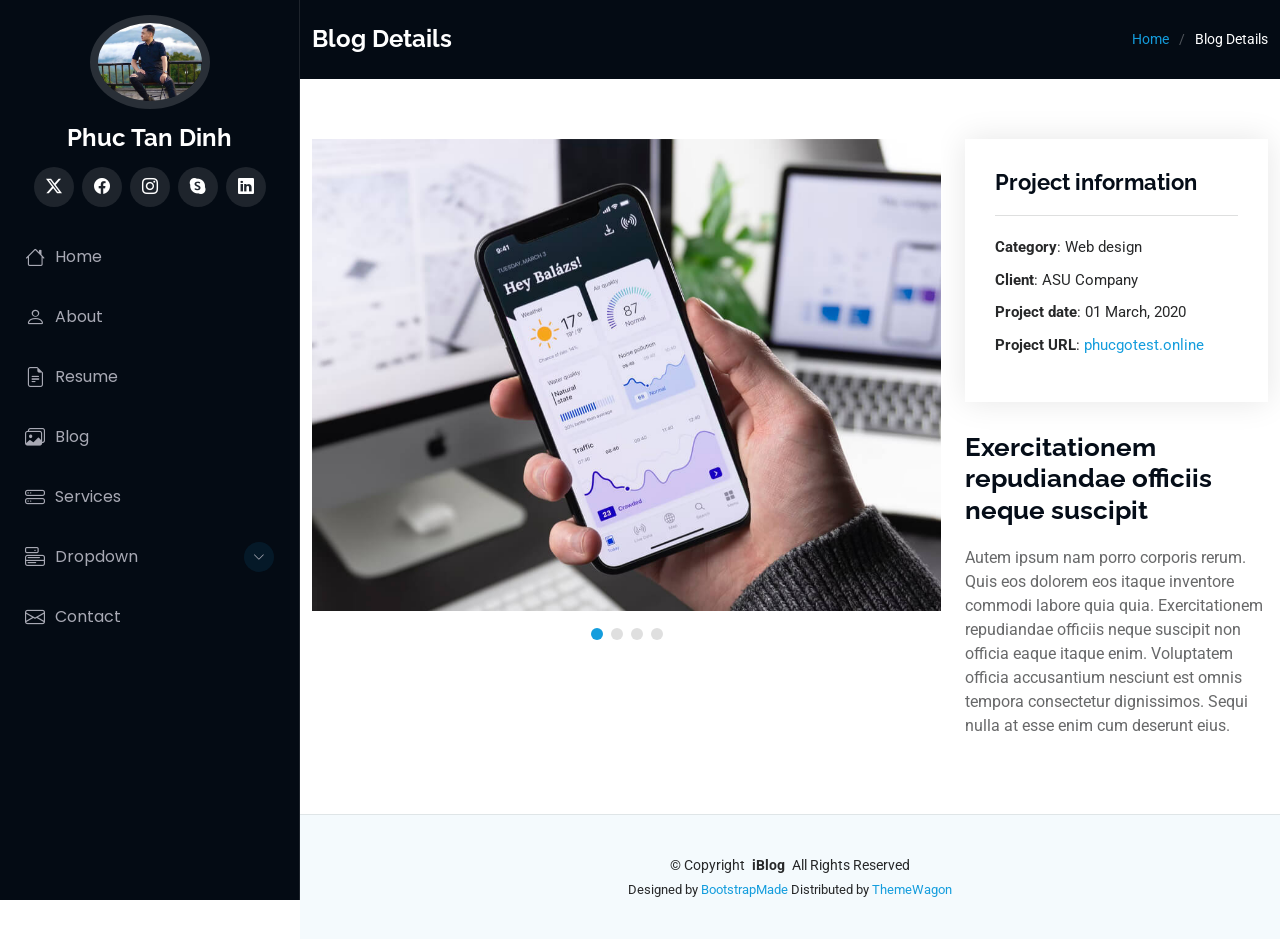
<file: Phuc-QC-Engineer-Profile/portfolio-details.html>
<!DOCTYPE html>
<html lang="en">

<head>
  <meta charset="utf-8">
  <meta content="width=device-width, initial-scale=1.0" name="viewport">
  <title>Blog Details - iBlog Bootstrap Template</title>
  <meta content="" name="description">
  <meta content="" name="keywords">

  <!-- Favicons -->
  <link href="assets/img/favicon.png" rel="icon">
  <link href="assets/img/apple-touch-icon.png" rel="apple-touch-icon">

  <!-- Fonts -->
  <link href="https://fonts.googleapis.com" rel="preconnect">
  <link href="https://fonts.gstatic.com" rel="preconnect" crossorigin>
  <link href="https://fonts.googleapis.com/css2?family=Roboto:ital,wght@0,100;0,300;0,400;0,500;0,700;0,900;1,100;1,300;1,400;1,500;1,700;1,900&family=Poppins:ital,wght@0,100;0,200;0,300;0,400;0,500;0,600;0,700;0,800;0,900;1,100;1,200;1,300;1,400;1,500;1,600;1,700;1,800;1,900&family=Raleway:ital,wght@0,100;0,200;0,300;0,400;0,500;0,600;0,700;0,800;0,900;1,100;1,200;1,300;1,400;1,500;1,600;1,700;1,800;1,900&display=swap" rel="stylesheet">

  <!-- Vendor CSS Files -->
  <link href="assets/vendor/bootstrap/css/bootstrap.min.css" rel="stylesheet">
  <link href="assets/vendor/bootstrap-icons/bootstrap-icons.css" rel="stylesheet">
  <link href="assets/vendor/aos/aos.css" rel="stylesheet">
  <link href="assets/vendor/glightbox/css/glightbox.min.css" rel="stylesheet">
  <link href="assets/vendor/swiper/swiper-bundle.min.css" rel="stylesheet">

  <!-- Main CSS File -->
  <link href="assets/css/main.css" rel="stylesheet">

  <!-- =======================================================
  * Template Name: iBlog
  * Template URL: https://bootstrapmade.com/iBlog-bootstrap-Blog-websites-template/
  * Updated: Jun 29 2024 with Bootstrap v5.3.3
  * Author: BootstrapMade.com
  * License: https://bootstrapmade.com/license/
  ======================================================== -->
</head>

<body class="Blog-details-page">

  <header id="header" class="header dark-background d-flex flex-column">
    <i class="header-toggle d-xl-none bi bi-list"></i>

    <div class="profile-img">
      <img src="assets/img/my-profile-img.jpg" alt="" class="img-fluid rounded-circle">
    </div>

    <a href="index.html" class="logo d-flex align-items-center justify-content-center">
      <!-- Uncomment the line below if you also wish to use an image logo -->
      <!-- <img src="assets/img/logo.png" alt=""> -->
      <h1 class="sitename">Phuc Tan Dinh</h1>
    </a>

    <div class="social-links text-center">
      <a href="#" class="twitter"><i class="bi bi-twitter-x"></i></a>
      <a href="#" class="facebook"><i class="bi bi-facebook"></i></a>
      <a href="#" class="instagram"><i class="bi bi-instagram"></i></a>
      <a href="#" class="google-plus"><i class="bi bi-skype"></i></a>
      <a href="#" class="linkedin"><i class="bi bi-linkedin"></i></a>
    </div>

    <nav id="navmenu" class="navmenu">
      <ul>
        <li><a href="#hero"><i class="bi bi-house navicon"></i>Home</a></li>
        <li><a href="#about"><i class="bi bi-person navicon"></i> About</a></li>
        <li><a href="#resume"><i class="bi bi-file-earmark-text navicon"></i> Resume</a></li>
        <li><a href="#Blog"><i class="bi bi-images navicon"></i> Blog</a></li>
        <li><a href="#services"><i class="bi bi-hdd-stack navicon"></i> Services</a></li>
        <li class="dropdown"><a href="#"><i class="bi bi-menu-button navicon"></i> <span>Dropdown</span> <i class="bi bi-chevron-down toggle-dropdown"></i></a>
          <ul>
            <li><a href="#">Dropdown 1</a></li>
            <li class="dropdown"><a href="#"><span>Deep Dropdown</span> <i class="bi bi-chevron-down toggle-dropdown"></i></a>
              <ul>
                <li><a href="#">Deep Dropdown 1</a></li>
                <li><a href="#">Deep Dropdown 2</a></li>
                <li><a href="#">Deep Dropdown 3</a></li>
                <li><a href="#">Deep Dropdown 4</a></li>
                <li><a href="#">Deep Dropdown 5</a></li>
              </ul>
            </li>
            <li><a href="#">Dropdown 2</a></li>
            <li><a href="#">Dropdown 3</a></li>
            <li><a href="#">Dropdown 4</a></li>
          </ul>
        </li>
        <li><a href="#contact"><i class="bi bi-envelope navicon"></i> Contact</a></li>
      </ul>
    </nav>

  </header>

  <main class="main">

    <!-- Page Title -->
    <div class="page-title dark-background">
      <div class="container d-lg-flex justify-content-between align-items-center">
        <h1 class="mb-2 mb-lg-0">Blog Details</h1>
        <nav class="breadcrumbs">
          <ol>
            <li><a href="index.html">Home</a></li>
            <li class="current">Blog Details</li>
          </ol>
        </nav>
      </div>
    </div><!-- End Page Title -->

    <!-- Blog Details Section -->
    <section id="Blog-details" class="Blog-details section">

      <div class="container" data-aos="fade-up" data-aos-delay="100">

        <div class="row gy-4">

          <div class="col-lg-8">
            <div class="Blog-details-slider swiper init-swiper">

              <script type="application/json" class="swiper-config">
                {
                  "loop": true,
                  "speed": 600,
                  "autoplay": {
                    "delay": 5000
                  },
                  "slidesPerView": "auto",
                  "pagination": {
                    "el": ".swiper-pagination",
                    "type": "bullets",
                    "clickable": true
                  }
                }
              </script>

              <div class="swiper-wrapper align-items-center">

                <div class="swiper-slide">
                  <img src="assets/img/Blog/app-1.jpg" alt="">
                </div>

                <div class="swiper-slide">
                  <img src="assets/img/Blog/product-1.jpg" alt="">
                </div>

                <div class="swiper-slide">
                  <img src="assets/img/Blog/branding-1.jpg" alt="">
                </div>

                <div class="swiper-slide">
                  <img src="assets/img/Blog/books-1.jpg" alt="">
                </div>

              </div>
              <div class="swiper-pagination"></div>
            </div>
          </div>

          <div class="col-lg-4">
            <div class="Blog-info" data-aos="fade-up" data-aos-delay="200">
              <h3>Project information</h3>
              <ul>
                <li><strong>Category</strong>: Web design</li>
                <li><strong>Client</strong>: ASU Company</li>
                <li><strong>Project date</strong>: 01 March, 2020</li>
                <li><strong>Project URL</strong>: <a href="https://phucgotest.online">phucgotest.online</a></li>
              </ul>
            </div>
            <div class="Blog-description" data-aos="fade-up" data-aos-delay="300">
              <h2>Exercitationem repudiandae officiis neque suscipit</h2>
              <p>
                Autem ipsum nam porro corporis rerum. Quis eos dolorem eos itaque inventore commodi labore quia quia. Exercitationem repudiandae officiis neque suscipit non officia eaque itaque enim. Voluptatem officia accusantium nesciunt est omnis tempora consectetur dignissimos. Sequi nulla at esse enim cum deserunt eius.
              </p>
            </div>
          </div>

        </div>

      </div>

    </section><!-- /Blog Details Section -->

  </main>

  <footer id="footer" class="footer position-relative light-background">

    <div class="container">
      <div class="copyright text-center ">
        <p>© <span>Copyright</span> <strong class="px-1 sitename">iBlog</strong> <span>All Rights Reserved</span></p>
      </div>
      <div class="credits">
        <!-- All the links in the footer should remain intact. -->
        <!-- You can delete the links only if you've purchased the pro version. -->
        <!-- Licensing information: https://bootstrapmade.com/license/ -->
        <!-- Purchase the pro version with working PHP/AJAX contact form: [buy-url] -->
        Designed by <a href="https://bootstrapmade.com/">BootstrapMade</a> Distributed by <a href="https://themewagon.com">ThemeWagon</a>
      </div>
    </div>

  </footer>

  <!-- Scroll Top -->
  <a href="#" id="scroll-top" class="scroll-top d-flex align-items-center justify-content-center"><i class="bi bi-arrow-up-short"></i></a>

  <!-- Preloader -->
  <div id="preloader"></div>

  <!-- Vendor JS Files -->
  <script src="assets/vendor/bootstrap/js/bootstrap.bundle.min.js"></script>
  <script src="assets/vendor/php-email-form/validate.js"></script>
  <script src="assets/vendor/aos/aos.js"></script>
  <script src="assets/vendor/typed.js/typed.umd.js"></script>
  <script src="assets/vendor/purecounter/purecounter_vanilla.js"></script>
  <script src="assets/vendor/waypoints/noframework.waypoints.js"></script>
  <script src="assets/vendor/glightbox/js/glightbox.min.js"></script>
  <script src="assets/vendor/imagesloaded/imagesloaded.pkgd.min.js"></script>
  <script src="assets/vendor/isotope-layout/isotope.pkgd.min.js"></script>
  <script src="assets/vendor/swiper/swiper-bundle.min.js"></script>

  <!-- Main JS File -->
  <script src="assets/js/main.js"></script>

</body>

</html>
</file>
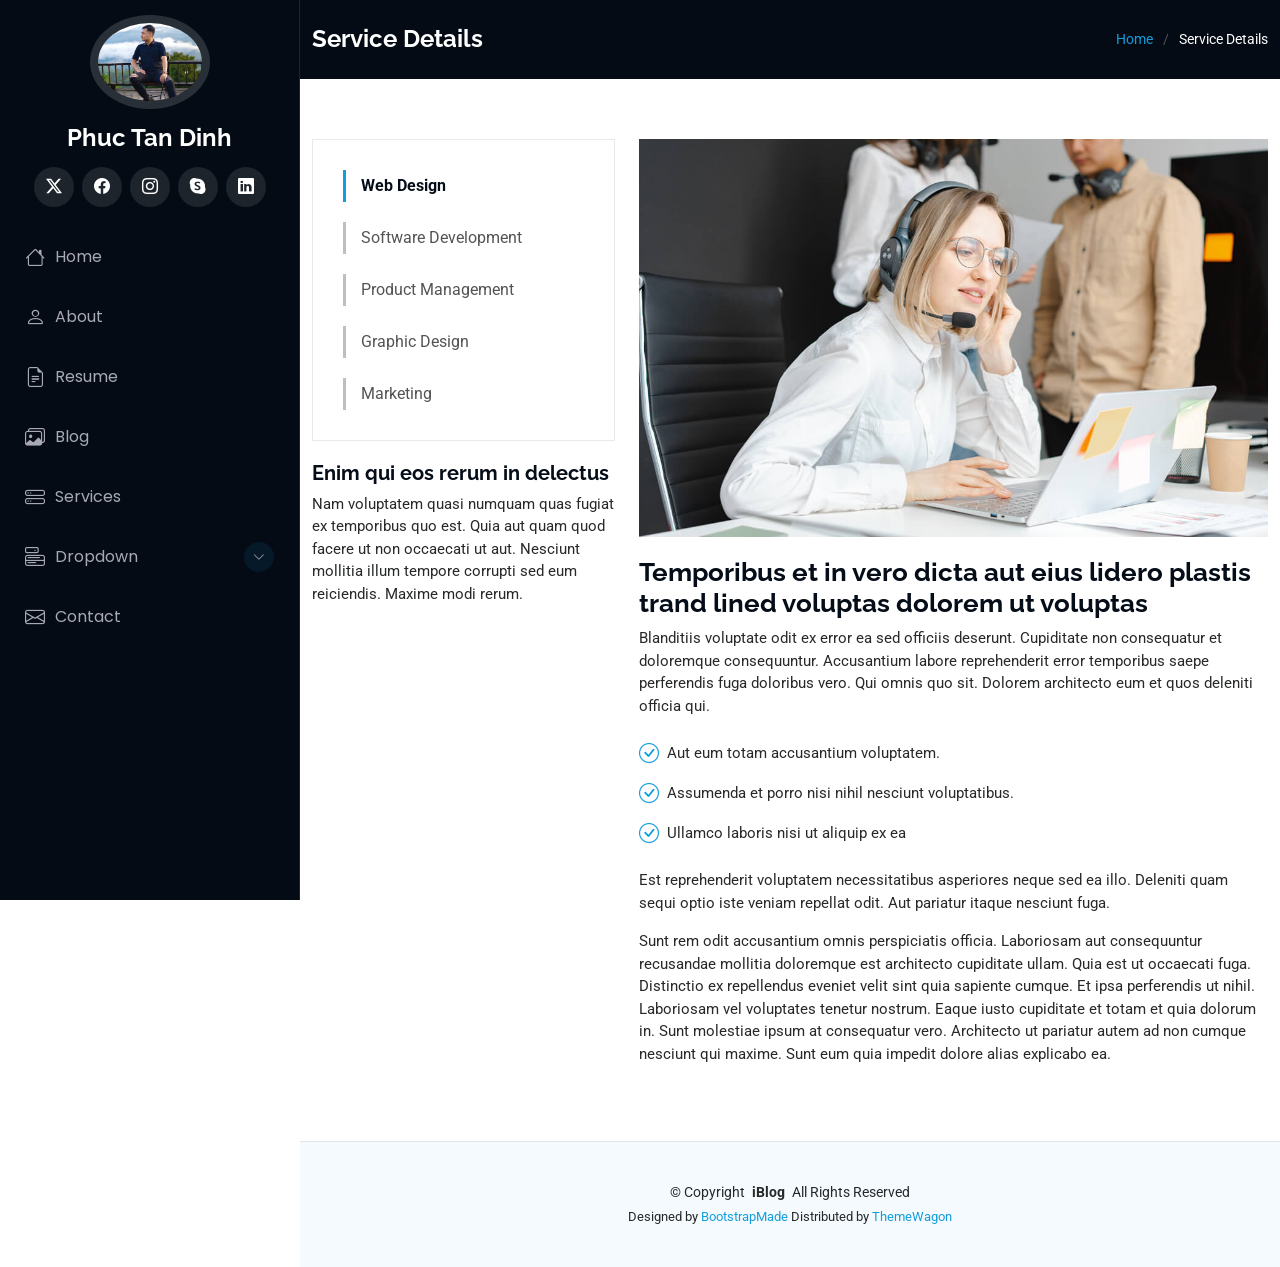
<file: Phuc-QC-Engineer-Profile/service-details.html>
<!DOCTYPE html>
<html lang="en">

<head>
  <meta charset="utf-8">
  <meta content="width=device-width, initial-scale=1.0" name="viewport">
  <title>Service Details - iBlog Bootstrap Template</title>
  <meta content="" name="description">
  <meta content="" name="keywords">

  <!-- Favicons -->
  <link href="assets/img/favicon.png" rel="icon">
  <link href="assets/img/apple-touch-icon.png" rel="apple-touch-icon">

  <!-- Fonts -->
  <link href="https://fonts.googleapis.com" rel="preconnect">
  <link href="https://fonts.gstatic.com" rel="preconnect" crossorigin>
  <link href="https://fonts.googleapis.com/css2?family=Roboto:ital,wght@0,100;0,300;0,400;0,500;0,700;0,900;1,100;1,300;1,400;1,500;1,700;1,900&family=Poppins:ital,wght@0,100;0,200;0,300;0,400;0,500;0,600;0,700;0,800;0,900;1,100;1,200;1,300;1,400;1,500;1,600;1,700;1,800;1,900&family=Raleway:ital,wght@0,100;0,200;0,300;0,400;0,500;0,600;0,700;0,800;0,900;1,100;1,200;1,300;1,400;1,500;1,600;1,700;1,800;1,900&display=swap" rel="stylesheet">

  <!-- Vendor CSS Files -->
  <link href="assets/vendor/bootstrap/css/bootstrap.min.css" rel="stylesheet">
  <link href="assets/vendor/bootstrap-icons/bootstrap-icons.css" rel="stylesheet">
  <link href="assets/vendor/aos/aos.css" rel="stylesheet">
  <link href="assets/vendor/glightbox/css/glightbox.min.css" rel="stylesheet">
  <link href="assets/vendor/swiper/swiper-bundle.min.css" rel="stylesheet">

  <!-- Main CSS File -->
  <link href="assets/css/main.css" rel="stylesheet">

  <!-- =======================================================
  * Template Name: iBlog
  * Template URL: https://bootstrapmade.com/iBlog-bootstrap-Blog-websites-template/
  * Updated: Jun 29 2024 with Bootstrap v5.3.3
  * Author: BootstrapMade.com
  * License: https://bootstrapmade.com/license/
  ======================================================== -->
</head>

<body class="service-details-page">

  <header id="header" class="header dark-background d-flex flex-column">
    <i class="header-toggle d-xl-none bi bi-list"></i>

    <div class="profile-img">
      <img src="assets/img/my-profile-img.jpg" alt="" class="img-fluid rounded-circle">
    </div>

    <a href="index.html" class="logo d-flex align-items-center justify-content-center">
      <!-- Uncomment the line below if you also wish to use an image logo -->
      <!-- <img src="assets/img/logo.png" alt=""> -->
      <h1 class="sitename">Phuc Tan Dinh</h1>
    </a>

    <div class="social-links text-center">
      <a href="#" class="twitter"><i class="bi bi-twitter-x"></i></a>
      <a href="#" class="facebook"><i class="bi bi-facebook"></i></a>
      <a href="#" class="instagram"><i class="bi bi-instagram"></i></a>
      <a href="#" class="google-plus"><i class="bi bi-skype"></i></a>
      <a href="#" class="linkedin"><i class="bi bi-linkedin"></i></a>
    </div>

    <nav id="navmenu" class="navmenu">
      <ul>
        <li><a href="#hero"><i class="bi bi-house navicon"></i>Home</a></li>
        <li><a href="#about"><i class="bi bi-person navicon"></i> About</a></li>
        <li><a href="#resume"><i class="bi bi-file-earmark-text navicon"></i> Resume</a></li>
        <li><a href="#Blog"><i class="bi bi-images navicon"></i> Blog</a></li>
        <li><a href="#services"><i class="bi bi-hdd-stack navicon"></i> Services</a></li>
        <li class="dropdown"><a href="#"><i class="bi bi-menu-button navicon"></i> <span>Dropdown</span> <i class="bi bi-chevron-down toggle-dropdown"></i></a>
          <ul>
            <li><a href="#">Dropdown 1</a></li>
            <li class="dropdown"><a href="#"><span>Deep Dropdown</span> <i class="bi bi-chevron-down toggle-dropdown"></i></a>
              <ul>
                <li><a href="#">Deep Dropdown 1</a></li>
                <li><a href="#">Deep Dropdown 2</a></li>
                <li><a href="#">Deep Dropdown 3</a></li>
                <li><a href="#">Deep Dropdown 4</a></li>
                <li><a href="#">Deep Dropdown 5</a></li>
              </ul>
            </li>
            <li><a href="#">Dropdown 2</a></li>
            <li><a href="#">Dropdown 3</a></li>
            <li><a href="#">Dropdown 4</a></li>
          </ul>
        </li>
        <li><a href="#contact"><i class="bi bi-envelope navicon"></i> Contact</a></li>
      </ul>
    </nav>

  </header>

  <main class="main">

    <!-- Page Title -->
    <div class="page-title dark-background">
      <div class="container d-lg-flex justify-content-between align-items-center">
        <h1 class="mb-2 mb-lg-0">Service Details</h1>
        <nav class="breadcrumbs">
          <ol>
            <li><a href="index.html">Home</a></li>
            <li class="current">Service Details</li>
          </ol>
        </nav>
      </div>
    </div><!-- End Page Title -->

    <!-- Service Details Section -->
    <section id="service-details" class="service-details section">

      <div class="container">

        <div class="row gy-4">

          <div class="col-lg-4" data-aos="fade-up" data-aos-delay="100">
            <div class="services-list">
              <a href="#" class="active">Web Design</a>
              <a href="#">Software Development</a>
              <a href="#">Product Management</a>
              <a href="#">Graphic Design</a>
              <a href="#">Marketing</a>
            </div>

            <h4>Enim qui eos rerum in delectus</h4>
            <p>Nam voluptatem quasi numquam quas fugiat ex temporibus quo est. Quia aut quam quod facere ut non occaecati ut aut. Nesciunt mollitia illum tempore corrupti sed eum reiciendis. Maxime modi rerum.</p>
          </div>

          <div class="col-lg-8" data-aos="fade-up" data-aos-delay="200">
            <img src="assets/img/services.jpg" alt="" class="img-fluid services-img">
            <h3>Temporibus et in vero dicta aut eius lidero plastis trand lined voluptas dolorem ut voluptas</h3>
            <p>
              Blanditiis voluptate odit ex error ea sed officiis deserunt. Cupiditate non consequatur et doloremque consequuntur. Accusantium labore reprehenderit error temporibus saepe perferendis fuga doloribus vero. Qui omnis quo sit. Dolorem architecto eum et quos deleniti officia qui.
            </p>
            <ul>
              <li><i class="bi bi-check-circle"></i> <span>Aut eum totam accusantium voluptatem.</span></li>
              <li><i class="bi bi-check-circle"></i> <span>Assumenda et porro nisi nihil nesciunt voluptatibus.</span></li>
              <li><i class="bi bi-check-circle"></i> <span>Ullamco laboris nisi ut aliquip ex ea</span></li>
            </ul>
            <p>
              Est reprehenderit voluptatem necessitatibus asperiores neque sed ea illo. Deleniti quam sequi optio iste veniam repellat odit. Aut pariatur itaque nesciunt fuga.
            </p>
            <p>
              Sunt rem odit accusantium omnis perspiciatis officia. Laboriosam aut consequuntur recusandae mollitia doloremque est architecto cupiditate ullam. Quia est ut occaecati fuga. Distinctio ex repellendus eveniet velit sint quia sapiente cumque. Et ipsa perferendis ut nihil. Laboriosam vel voluptates tenetur nostrum. Eaque iusto cupiditate et totam et quia dolorum in. Sunt molestiae ipsum at consequatur vero. Architecto ut pariatur autem ad non cumque nesciunt qui maxime. Sunt eum quia impedit dolore alias explicabo ea.
            </p>
          </div>

        </div>

      </div>

    </section><!-- /Service Details Section -->

  </main>

  <footer id="footer" class="footer position-relative light-background">

    <div class="container">
      <div class="copyright text-center ">
        <p>© <span>Copyright</span> <strong class="px-1 sitename">iBlog</strong> <span>All Rights Reserved</span></p>
      </div>
      <div class="credits">
        <!-- All the links in the footer should remain intact. -->
        <!-- You can delete the links only if you've purchased the pro version. -->
        <!-- Licensing information: https://bootstrapmade.com/license/ -->
        <!-- Purchase the pro version with working PHP/AJAX contact form: [buy-url] -->
        Designed by <a href="https://bootstrapmade.com/">BootstrapMade</a> Distributed by <a href="https://themewagon.com">ThemeWagon</a>
      </div>
    </div>

  </footer>

  <!-- Scroll Top -->
  <a href="#" id="scroll-top" class="scroll-top d-flex align-items-center justify-content-center"><i class="bi bi-arrow-up-short"></i></a>

  <!-- Preloader -->
  <div id="preloader"></div>

  <!-- Vendor JS Files -->
  <script src="assets/vendor/bootstrap/js/bootstrap.bundle.min.js"></script>
  <script src="assets/vendor/php-email-form/validate.js"></script>
  <script src="assets/vendor/aos/aos.js"></script>
  <script src="assets/vendor/typed.js/typed.umd.js"></script>
  <script src="assets/vendor/purecounter/purecounter_vanilla.js"></script>
  <script src="assets/vendor/waypoints/noframework.waypoints.js"></script>
  <script src="assets/vendor/glightbox/js/glightbox.min.js"></script>
  <script src="assets/vendor/imagesloaded/imagesloaded.pkgd.min.js"></script>
  <script src="assets/vendor/isotope-layout/isotope.pkgd.min.js"></script>
  <script src="assets/vendor/swiper/swiper-bundle.min.js"></script>

  <!-- Main JS File -->
  <script src="assets/js/main.js"></script>

</body>

</html>
</file>
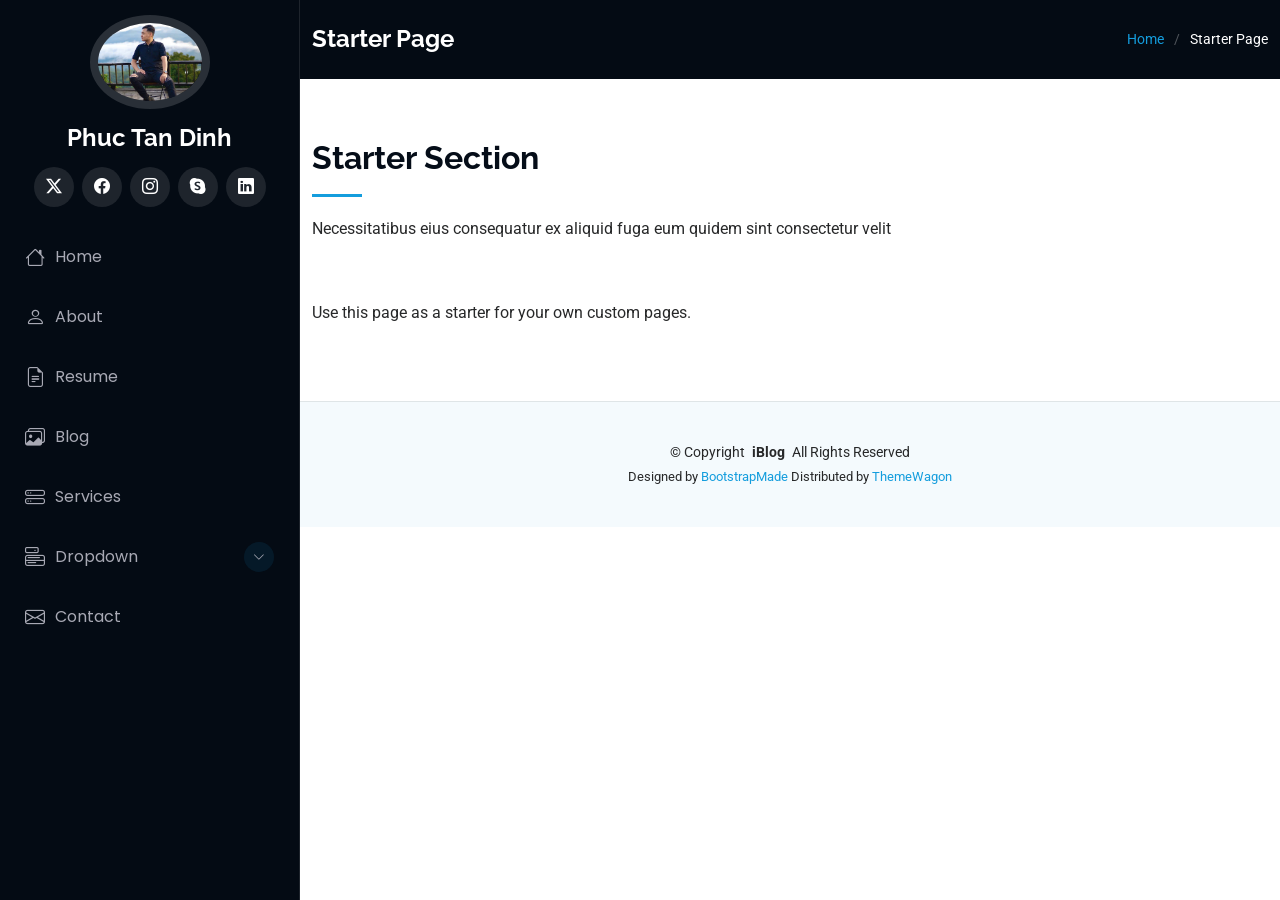
<file: Phuc-QC-Engineer-Profile/starter-page.html>
<!DOCTYPE html>
<html lang="en">

<head>
  <meta charset="utf-8">
  <meta content="width=device-width, initial-scale=1.0" name="viewport">
  <title>Starter Page - iBlog Bootstrap Template</title>
  <meta content="" name="description">
  <meta content="" name="keywords">

  <!-- Favicons -->
  <link href="assets/img/favicon.png" rel="icon">
  <link href="assets/img/apple-touch-icon.png" rel="apple-touch-icon">

  <!-- Fonts -->
  <link href="https://fonts.googleapis.com" rel="preconnect">
  <link href="https://fonts.gstatic.com" rel="preconnect" crossorigin>
  <link href="https://fonts.googleapis.com/css2?family=Roboto:ital,wght@0,100;0,300;0,400;0,500;0,700;0,900;1,100;1,300;1,400;1,500;1,700;1,900&family=Poppins:ital,wght@0,100;0,200;0,300;0,400;0,500;0,600;0,700;0,800;0,900;1,100;1,200;1,300;1,400;1,500;1,600;1,700;1,800;1,900&family=Raleway:ital,wght@0,100;0,200;0,300;0,400;0,500;0,600;0,700;0,800;0,900;1,100;1,200;1,300;1,400;1,500;1,600;1,700;1,800;1,900&display=swap" rel="stylesheet">

  <!-- Vendor CSS Files -->
  <link href="assets/vendor/bootstrap/css/bootstrap.min.css" rel="stylesheet">
  <link href="assets/vendor/bootstrap-icons/bootstrap-icons.css" rel="stylesheet">
  <link href="assets/vendor/aos/aos.css" rel="stylesheet">
  <link href="assets/vendor/glightbox/css/glightbox.min.css" rel="stylesheet">
  <link href="assets/vendor/swiper/swiper-bundle.min.css" rel="stylesheet">

  <!-- Main CSS File -->
  <link href="assets/css/main.css" rel="stylesheet">

  <!-- =======================================================
  * Template Name: iBlog
  * Template URL: https://bootstrapmade.com/iBlog-bootstrap-Blog-websites-template/
  * Updated: Jun 29 2024 with Bootstrap v5.3.3
  * Author: BootstrapMade.com
  * License: https://bootstrapmade.com/license/
  ======================================================== -->
</head>

<body class="starter-page-page">

  <header id="header" class="header dark-background d-flex flex-column">
    <i class="header-toggle d-xl-none bi bi-list"></i>

    <div class="profile-img">
      <img src="assets/img/my-profile-img.jpg" alt="" class="img-fluid rounded-circle">
    </div>

    <a href="index.html" class="logo d-flex align-items-center justify-content-center">
      <!-- Uncomment the line below if you also wish to use an image logo -->
      <!-- <img src="assets/img/logo.png" alt=""> -->
      <h1 class="sitename">Phuc Tan Dinh</h1>
    </a>

    <div class="social-links text-center">
      <a href="#" class="twitter"><i class="bi bi-twitter-x"></i></a>
      <a href="#" class="facebook"><i class="bi bi-facebook"></i></a>
      <a href="#" class="instagram"><i class="bi bi-instagram"></i></a>
      <a href="#" class="google-plus"><i class="bi bi-skype"></i></a>
      <a href="#" class="linkedin"><i class="bi bi-linkedin"></i></a>
    </div>

    <nav id="navmenu" class="navmenu">
      <ul>
        <li><a href="#hero"><i class="bi bi-house navicon"></i>Home</a></li>
        <li><a href="#about"><i class="bi bi-person navicon"></i> About</a></li>
        <li><a href="#resume"><i class="bi bi-file-earmark-text navicon"></i> Resume</a></li>
        <li><a href="#Blog"><i class="bi bi-images navicon"></i> Blog</a></li>
        <li><a href="#services"><i class="bi bi-hdd-stack navicon"></i> Services</a></li>
        <li class="dropdown"><a href="#"><i class="bi bi-menu-button navicon"></i> <span>Dropdown</span> <i class="bi bi-chevron-down toggle-dropdown"></i></a>
          <ul>
            <li><a href="#">Dropdown 1</a></li>
            <li class="dropdown"><a href="#"><span>Deep Dropdown</span> <i class="bi bi-chevron-down toggle-dropdown"></i></a>
              <ul>
                <li><a href="#">Deep Dropdown 1</a></li>
                <li><a href="#">Deep Dropdown 2</a></li>
                <li><a href="#">Deep Dropdown 3</a></li>
                <li><a href="#">Deep Dropdown 4</a></li>
                <li><a href="#">Deep Dropdown 5</a></li>
              </ul>
            </li>
            <li><a href="#">Dropdown 2</a></li>
            <li><a href="#">Dropdown 3</a></li>
            <li><a href="#">Dropdown 4</a></li>
          </ul>
        </li>
        <li><a href="#contact"><i class="bi bi-envelope navicon"></i> Contact</a></li>
      </ul>
    </nav>

  </header>

  <main class="main">

    <!-- Page Title -->
    <div class="page-title dark-background">
      <div class="container d-lg-flex justify-content-between align-items-center">
        <h1 class="mb-2 mb-lg-0">Starter Page</h1>
        <nav class="breadcrumbs">
          <ol>
            <li><a href="index.html">Home</a></li>
            <li class="current">Starter Page</li>
          </ol>
        </nav>
      </div>
    </div><!-- End Page Title -->

    <!-- Starter Section Section -->
    <section id="starter-section" class="starter-section section">

      <!-- Section Title -->
      <div class="container section-title" data-aos="fade-up">
        <h2>Starter Section</h2>
        <p>Necessitatibus eius consequatur ex aliquid fuga eum quidem sint consectetur velit</p>
      </div><!-- End Section Title -->

      <div class="container" data-aos="fade-up">
        <p>Use this page as a starter for your own custom pages.</p>
      </div>

    </section><!-- /Starter Section Section -->

  </main>

  <footer id="footer" class="footer position-relative light-background">

    <div class="container">
      <div class="copyright text-center ">
        <p>© <span>Copyright</span> <strong class="px-1 sitename">iBlog</strong> <span>All Rights Reserved</span></p>
      </div>
      <div class="credits">
        <!-- All the links in the footer should remain intact. -->
        <!-- You can delete the links only if you've purchased the pro version. -->
        <!-- Licensing information: https://bootstrapmade.com/license/ -->
        <!-- Purchase the pro version with working PHP/AJAX contact form: [buy-url] -->
        Designed by <a href="https://bootstrapmade.com/">BootstrapMade</a> Distributed by <a href="https://themewagon.com">ThemeWagon</a>
      </div>
    </div>

  </footer>

  <!-- Scroll Top -->
  <a href="#" id="scroll-top" class="scroll-top d-flex align-items-center justify-content-center"><i class="bi bi-arrow-up-short"></i></a>

  <!-- Preloader -->
  <div id="preloader"></div>

  <!-- Vendor JS Files -->
  <script src="assets/vendor/bootstrap/js/bootstrap.bundle.min.js"></script>
  <script src="assets/vendor/php-email-form/validate.js"></script>
  <script src="assets/vendor/aos/aos.js"></script>
  <script src="assets/vendor/typed.js/typed.umd.js"></script>
  <script src="assets/vendor/purecounter/purecounter_vanilla.js"></script>
  <script src="assets/vendor/waypoints/noframework.waypoints.js"></script>
  <script src="assets/vendor/glightbox/js/glightbox.min.js"></script>
  <script src="assets/vendor/imagesloaded/imagesloaded.pkgd.min.js"></script>
  <script src="assets/vendor/isotope-layout/isotope.pkgd.min.js"></script>
  <script src="assets/vendor/swiper/swiper-bundle.min.js"></script>

  <!-- Main JS File -->
  <script src="assets/js/main.js"></script>

</body>

</html>
</file>
<file: assets/style.css>
:root {
  --bg: #EDF0F6;
  --panel: #FFFFFF;
  --panel-2: #F6F8FC;
  --ink: #172038;
  --muted: #5C6682;
  --line: #D8DDE9;
  --primary: #3550E8;
  --danger: #C8382E;
  --agent: #3550E8;
  --code-bg: #F2F4FA;
  --shadow: 0 1px 2px rgba(23, 32, 56, .06), 0 8px 24px rgba(23, 32, 56, .06);
  --font: "Be Vietnam Pro", system-ui, -apple-system, "Segoe UI", Roboto, sans-serif;
  --mono: "JetBrains Mono", ui-monospace, "SFMono-Regular", Menlo, Consolas, monospace;
  --rail-w: 280px;
  color-scheme: light;
}
@media (prefers-color-scheme: dark) {
  :root {
    --bg: #0E1322;
    --panel: #161C2E;
    --panel-2: #1C2338;
    --ink: #E6E9F3;
    --muted: #9AA3BF;
    --line: #2A3350;
    --primary: #7C92FF;
    --danger: #FF7B70;
    --code-bg: #10162A;
    --shadow: 0 1px 2px rgba(0, 0, 0, .3), 0 8px 24px rgba(0, 0, 0, .25);
    color-scheme: dark;
  }
}

* { box-sizing: border-box; }
html, body { height: 100%; margin: 0; }
body {
  font-family: var(--font);
  font-size: 15px;
  line-height: 1.6;
  color: var(--ink);
  background: var(--bg);
  -webkit-font-smoothing: antialiased;
}
button, input, textarea, select { font: inherit; color: inherit; }
a { color: var(--primary); }
.sr-only { position: absolute; width: 1px; height: 1px; overflow: hidden; clip: rect(0 0 0 0); white-space: nowrap; }
:focus-visible { outline: 2px solid var(--primary); outline-offset: 2px; }
[hidden] { display: none !important; }

/* ---------- Layout ---------- */
.app {
  display: grid;
  grid-template-columns: var(--rail-w) 1fr;
  height: 100dvh;
  padding-top: env(safe-area-inset-top, 0px);
  padding-bottom: env(safe-area-inset-bottom, 0px);
}

/* ---------- Rail ---------- */
.rail {
  display: flex;
  flex-direction: column;
  min-height: 0;
  background: var(--panel);
  border-right: 1px solid var(--line);
}
.rail-head { display: flex; align-items: center; justify-content: space-between; padding: 18px 18px 10px; }
.brand { display: flex; align-items: center; gap: 10px; font-weight: 700; font-size: 17px; letter-spacing: -.01em; }
.brand-mark { font-size: 22px; }
.search { padding: 4px 14px 10px; }
.search input {
  width: 100%;
  padding: 9px 12px;
  border: 1px solid var(--line);
  border-radius: 10px;
  background: var(--panel-2);
}
.agent-list { flex: 1; overflow-y: auto; padding: 4px 10px 12px; }
.group-title {
  margin: 14px 8px 6px;
  font-size: 12.5px;
  font-weight: 600;
  color: var(--muted);
}
.agent-item {
  --c: var(--primary);
  position: relative;
  display: flex;
  align-items: center;
  gap: 10px;
  width: 100%;
  padding: 8px 8px;
  border: 0;
  border-radius: 10px;
  background: none;
  text-align: left;
  cursor: pointer;
}
.agent-item:hover { background: var(--panel-2); }
.agent-item[aria-current="true"] { background: color-mix(in srgb, var(--c) 12%, var(--panel)); }
.agent-item[aria-current="true"]::before {
  content: "";
  position: absolute;
  left: -10px; top: 8px; bottom: 8px;
  width: 4px;
  border-radius: 0 4px 4px 0;
  background: var(--c);
}
.agent-item .tile {
  flex: none;
  display: grid; place-items: center;
  width: 34px; height: 34px;
  border-radius: 9px;
  font-size: 18px;
  background: color-mix(in srgb, var(--c) 16%, transparent);
}
.agent-item .label { flex: 1; min-width: 0; font-weight: 500; overflow: hidden; text-overflow: ellipsis; white-space: nowrap; }
.agent-item .pin {
  flex: none;
  border: 0; background: none; cursor: pointer;
  padding: 2px 4px; border-radius: 6px;
  color: var(--muted);
  opacity: 0;
}
.agent-item:hover .pin, .agent-item .pin[aria-pressed="true"], .agent-item .pin:focus-visible { opacity: 1; }
.agent-item .pin[aria-pressed="true"] { color: #E0A21B; }
.agent-item .busy-dot { width: 8px; height: 8px; border-radius: 50%; background: var(--c); animation: pulse 1s infinite alternate; }
.empty-list { padding: 12px 8px; color: var(--muted); font-size: 14px; }
.rail-foot { display: grid; grid-template-columns: 1fr 1fr; gap: 6px; padding: 10px 12px 14px; border-top: 1px solid var(--line); }

/* ---------- Desk ---------- */
.desk { display: flex; flex-direction: column; min-width: 0; min-height: 0; }
.desk-head {
  display: flex;
  align-items: center;
  gap: 14px;
  padding: 16px 28px;
  background: linear-gradient(color-mix(in srgb, var(--agent) 10%, var(--panel)), var(--panel));
  border-bottom: 3px solid var(--agent);
}
.agent-id { display: flex; align-items: center; gap: 14px; flex: 1; min-width: 0; }
.agent-badge {
  flex: none;
  display: grid; place-items: center;
  width: 48px; height: 48px;
  border-radius: 14px;
  font-size: 26px;
  background: color-mix(in srgb, var(--agent) 18%, var(--panel));
}
.agent-meta { min-width: 0; }
.agent-meta h1 { margin: 0; font-size: 21px; line-height: 1.25; letter-spacing: -.015em; }
.agent-meta p { margin: 2px 0 0; color: var(--muted); font-size: 14px; overflow: hidden; text-overflow: ellipsis; white-space: nowrap; }
.desk-actions { display: flex; align-items: center; gap: 6px; flex-wrap: wrap; justify-content: flex-end; }
.model-chip {
  padding: 3px 10px;
  border: 1px solid var(--line);
  border-radius: 999px;
  font-family: var(--mono);
  font-size: 12px;
  color: var(--muted);
  background: var(--panel);
}

.thread { flex: 1; overflow-y: auto; padding: 28px 28px 12px; scroll-behavior: smooth; }
.thread > * { max-width: 860px; margin-left: auto; margin-right: auto; }

/* Empty state */
.welcome { padding: 6vh 0 20px; }
.welcome .big { font-size: 44px; line-height: 1; }
.welcome h2 { margin: 14px 0 6px; font-size: 28px; letter-spacing: -.02em; line-height: 1.2; }
.welcome p { margin: 0 0 22px; color: var(--muted); max-width: 60ch; }
.starters { display: grid; gap: 8px; }
.starter {
  display: block;
  width: 100%;
  padding: 12px 16px;
  border: 1px solid var(--line);
  border-left: 3px solid var(--agent);
  border-radius: 10px;
  background: var(--panel);
  text-align: left;
  cursor: pointer;
  white-space: pre-line;
}
.starter:hover { background: color-mix(in srgb, var(--agent) 7%, var(--panel)); }
.key-warning {
  margin-top: 22px;
  padding: 14px 16px;
  border-radius: 10px;
  background: color-mix(in srgb, #E0A21B 14%, var(--panel));
  border: 1px solid color-mix(in srgb, #E0A21B 40%, var(--line));
}
.key-warning button { margin-top: 8px; }

/* Messages */
.msg { margin-bottom: 22px; }
.msg.user { display: flex; flex-direction: column; align-items: flex-end; }
.msg.user .bubble {
  max-width: 85%;
  padding: 10px 14px;
  border-radius: 14px 14px 4px 14px;
  background: color-mix(in srgb, var(--agent) 14%, var(--panel));
  white-space: pre-wrap;
  overflow-wrap: anywhere;
}
.msg .thumbs { display: flex; gap: 6px; flex-wrap: wrap; margin-bottom: 6px; justify-content: flex-end; }
.msg .thumbs img { width: 88px; height: 88px; object-fit: cover; border-radius: 8px; border: 1px solid var(--line); }
.msg .img-note { font-size: 13px; color: var(--muted); margin-bottom: 4px; }
.msg.assistant .body {
  padding: 16px 20px;
  border-radius: 14px;
  background: var(--panel);
  box-shadow: var(--shadow);
  overflow-wrap: anywhere;
}
.msg.assistant.error .body { border: 1px solid var(--danger); color: var(--danger); box-shadow: none; }
.msg.assistant.streaming .body > :last-child::after {
  content: "";
  display: inline-block;
  width: 8px; height: 1em;
  margin-left: 2px;
  vertical-align: -2px;
  background: var(--agent);
  animation: blink .9s steps(2) infinite;
}
.thinking { color: var(--muted); }
.msg-actions { display: flex; gap: 4px; margin-top: 6px; }
.msg-actions button {
  border: 0; background: none; cursor: pointer;
  padding: 4px 8px; border-radius: 6px;
  font-size: 13px; color: var(--muted);
}
.msg-actions button:hover { background: var(--panel); color: var(--ink); }

/* Markdown output */
.body > :first-child { margin-top: 0; }
.body > :last-child { margin-bottom: 0; }
.body p, .body ul, .body ol, .body blockquote, .body .table-wrap, .body .code { margin: 0 0 12px; }
.body h1, .body h2, .body h3, .body h4 { margin: 18px 0 8px; line-height: 1.3; letter-spacing: -.01em; }
.body h1 { font-size: 20px; } .body h2 { font-size: 18px; } .body h3 { font-size: 16px; } .body h4 { font-size: 15px; }
.body ul, .body ol { padding-left: 22px; }
.body li { margin: 3px 0; }
.body blockquote { padding: 4px 14px; border-left: 3px solid var(--line); color: var(--muted); }
.body hr { border: 0; border-top: 1px solid var(--line); margin: 16px 0; }
.body code { font-family: var(--mono); font-size: .88em; padding: 1px 5px; border-radius: 5px; background: var(--code-bg); }
.body .code { border: 1px solid var(--line); border-radius: 10px; overflow: hidden; background: var(--code-bg); }
.body .code-bar {
  display: flex; align-items: center; justify-content: space-between;
  padding: 4px 6px 4px 12px;
  border-bottom: 1px solid var(--line);
  font-size: 12px; color: var(--muted);
}
.body .code-bar button {
  border: 1px solid var(--line); border-radius: 6px; cursor: pointer;
  padding: 3px 10px; font-size: 12.5px; font-weight: 500;
  background: var(--panel);
}
.body .code-bar button:hover { border-color: var(--agent); }
.body pre { margin: 0; padding: 12px 14px; overflow-x: auto; }
.body pre code { padding: 0; background: none; font-size: 13.5px; line-height: 1.6; white-space: pre-wrap; word-break: break-word; }
.body .table-wrap { overflow-x: auto; border: 1px solid var(--line); border-radius: 10px; }
.body table { border-collapse: collapse; width: 100%; font-size: 14px; }
.body th, .body td { padding: 8px 10px; border-bottom: 1px solid var(--line); text-align: left; vertical-align: top; }
.body th { background: var(--panel-2); font-weight: 600; white-space: nowrap; }
.body tr:last-child td { border-bottom: 0; }

/* Composer */
.composer { padding: 10px 28px 16px; }
.composer > * { max-width: 860px; margin-left: auto; margin-right: auto; }
.composer-box {
  display: flex;
  align-items: flex-end;
  gap: 8px;
  padding: 8px;
  border: 1px solid var(--line);
  border-radius: 16px;
  background: var(--panel);
  box-shadow: var(--shadow);
}
.composer-box:focus-within { border-color: var(--agent); }
.composer textarea {
  flex: 1;
  min-height: 40px;
  max-height: 260px;
  padding: 8px 6px;
  border: 0;
  outline: 0;
  resize: none;
  background: none;
  line-height: 1.5;
}
.send-btn {
  flex: none;
  height: 40px;
  padding: 0 18px;
  border: 0;
  border-radius: 11px;
  background: var(--agent);
  color: #fff;
  font-weight: 600;
  cursor: pointer;
}
.send-btn:disabled { opacity: .45; cursor: not-allowed; }
.send-btn.stop { background: var(--ink); color: var(--panel); }
.attach-btn { cursor: pointer; height: 40px; width: 40px; }
.attach-row { display: flex; gap: 8px; flex-wrap: wrap; margin-bottom: 8px; }
.attach-row .chip { position: relative; }
.attach-row img { width: 64px; height: 64px; object-fit: cover; border-radius: 8px; border: 1px solid var(--line); display: block; }
.attach-row .chip button {
  position: absolute; top: -6px; right: -6px;
  width: 22px; height: 22px; border-radius: 50%;
  border: 0; cursor: pointer; font-size: 12px;
  background: var(--ink); color: var(--panel);
}
.hint { margin: 6px 0 0; text-align: center; font-size: 12.5px; color: var(--muted); }

/* ---------- Controls ---------- */
.btn {
  display: inline-flex; align-items: center; justify-content: center; gap: 6px;
  padding: 9px 14px;
  border: 1px solid var(--line);
  border-radius: 10px;
  background: var(--panel);
  font-weight: 500;
  cursor: pointer;
  white-space: nowrap;
}
.btn:hover { border-color: color-mix(in srgb, var(--ink) 30%, var(--line)); }
.btn-sm { padding: 5px 10px; font-size: 13.5px; border-radius: 8px; }
.btn-ghost { background: transparent; }
.btn-primary { background: var(--primary); border-color: var(--primary); color: #fff; }
.btn-danger { color: var(--danger); border-color: color-mix(in srgb, var(--danger) 40%, var(--line)); background: transparent; }
.icon-btn {
  display: inline-grid; place-items: center;
  width: 36px; height: 36px;
  border: 0; border-radius: 10px;
  background: transparent;
  font-size: 18px;
  cursor: pointer;
}
.icon-btn:hover { background: var(--panel-2); }
.only-mobile { display: none; }

/* ---------- Dialogs ---------- */
.dlg {
  width: min(520px, calc(100vw - 24px));
  max-height: calc(100dvh - 24px);
  padding: 0;
  border: 1px solid var(--line);
  border-radius: 16px;
  background: var(--panel);
  color: var(--ink);
  box-shadow: 0 20px 60px rgba(0, 0, 0, .25);
}
.dlg-wide { width: min(720px, calc(100vw - 24px)); }
.dlg::backdrop { background: rgba(10, 14, 28, .45); }
.dlg form { padding: 22px 24px; }
.dlg h2 { margin: 0 0 16px; font-size: 20px; }
.dlg-note { margin: -6px 0 14px; padding: 10px 12px; border-radius: 8px; background: color-mix(in srgb, var(--primary) 12%, var(--panel)); }
.field { display: block; margin-bottom: 14px; }
.field > span { display: block; margin-bottom: 5px; font-weight: 600; font-size: 14px; }
.field small { display: block; margin-top: 5px; color: var(--muted); font-size: 12.5px; }
.field input:not([type=color]):not([type=file]), .field textarea {
  width: 100%;
  padding: 9px 12px;
  border: 1px solid var(--line);
  border-radius: 9px;
  background: var(--panel-2);
}
.field textarea { resize: vertical; line-height: 1.5; }
#fSystem { font-family: var(--mono); font-size: 13px; }
.field input[type=color] { width: 100%; height: 40px; padding: 3px; border: 1px solid var(--line); border-radius: 9px; background: var(--panel-2); }
.inline { display: flex; gap: 8px; align-items: center; }
.inline.wrap { flex-wrap: wrap; }
.inline input { flex: 1; }
.grid-2 { display: grid; grid-template-columns: 1fr 1fr; gap: 0 14px; }
.dlg-actions { display: flex; gap: 8px; align-items: center; margin-top: 8px; flex-wrap: wrap; }
.dlg-actions .spacer { flex: 1; }
.dlg-actions:not(:has(.spacer)) { justify-content: flex-end; }

.toast {
  position: fixed;
  left: 50%; bottom: calc(120px + env(safe-area-inset-bottom, 0px));
  transform: translateX(-50%);
  padding: 10px 16px;
  border-radius: 10px;
  background: var(--ink);
  color: var(--panel);
  font-size: 14px;
  z-index: 50;
}

/* ---------- Mobile ---------- */
@media (max-width: 860px) {
  .app { grid-template-columns: 1fr; }
  .only-mobile { display: inline-grid; }
  .rail {
    position: fixed;
    inset: 0 auto 0 0;
    width: min(320px, 86vw);
    z-index: 30;
    padding-top: env(safe-area-inset-top, 0px);
    transform: translateX(-100%);
    transition: transform .22s ease;
  }
  .rail.open { transform: none; box-shadow: 0 0 40px rgba(0, 0, 0, .3); }
  .scrim { position: fixed; inset: 0; z-index: 20; background: rgba(10, 14, 28, .45); }
  .desk-head { padding: 10px 12px; gap: 8px; }
  .agent-badge { width: 40px; height: 40px; font-size: 22px; border-radius: 11px; }
  .agent-meta h1 { font-size: 18px; }
  .agent-meta p { display: none; }
  .desk-actions { flex-wrap: nowrap; }
  .model-chip { display: none; }
  .thread { padding: 18px 14px 8px; }
  .composer { padding: 8px 10px 10px; }
  .hint { display: none; }
  .msg.user .bubble { max-width: 92%; }
  .msg.assistant .body { padding: 14px; }
  .grid-2 { grid-template-columns: 1fr; }
  .agent-item .pin { opacity: 1; }
}

@keyframes blink { to { opacity: 0; } }
@keyframes pulse { from { opacity: .35; } to { opacity: 1; } }
@media (prefers-reduced-motion: reduce) {
  * { animation: none !important; transition: none !important; scroll-behavior: auto !important; }
}

/* ---------- Chuyển ngôn ngữ ---------- */
.rail-head { gap: 8px; }
.brand { flex: 1; min-width: 0; white-space: nowrap; font-size: 16px; }
.lang-switch {
  display: inline-flex;
  padding: 2px;
  border: 1px solid var(--line);
  border-radius: 9px;
  background: var(--panel-2);
}
.lang-switch button {
  padding: 3px 9px;
  border: 0;
  border-radius: 7px;
  background: none;
  font-size: 12.5px;
  font-weight: 600;
  color: var(--muted);
  cursor: pointer;
}
.lang-switch button[aria-pressed="true"] { background: var(--panel); color: var(--ink); box-shadow: 0 1px 2px rgba(0, 0, 0, .12); }

/* ---------- Tải video ---------- */
.dl { padding-top: 4px; }
.dl-form {
  display: flex;
  flex-direction: column;
  gap: 10px;
  padding: 12px;
  border: 1px solid var(--line);
  border-radius: 16px;
  background: var(--panel);
  box-shadow: var(--shadow);
}
.dl-form:focus-within { border-color: var(--agent); }
.dl-form textarea {
  width: 100%;
  min-height: 84px;
  padding: 6px 4px;
  border: 0;
  outline: 0;
  resize: vertical;
  background: none;
  line-height: 1.5;
}
.dl-buttons { display: flex; justify-content: flex-end; gap: 8px; }
.dl-note { margin: 12px 2px 18px; font-size: 13px; color: var(--muted); }
.dl .key-warning { margin: 14px 0 0; }
.dl-results { display: grid; gap: 12px; }
.dl-card {
  display: grid;
  grid-template-columns: 112px 1fr;
  gap: 16px;
  padding: 14px;
  border: 1px solid var(--line);
  border-radius: 14px;
  background: var(--panel);
}
.dl-card:not(:has(.dl-cover)) { grid-template-columns: 1fr; }
.dl-card.error { border-color: color-mix(in srgb, var(--danger) 50%, var(--line)); }
.dl-card.error p:last-child { color: var(--danger); margin: 0; }
.dl-cover { width: 112px; aspect-ratio: 9 / 14; object-fit: cover; border-radius: 10px; background: var(--panel-2); }
.dl-body { min-width: 0; }
.dl-meta { margin: 0 0 2px; font-size: 13px; color: var(--muted); }
.dl-title {
  margin: 0 0 12px;
  font-size: 15.5px;
  line-height: 1.45;
  font-weight: 600;
  display: -webkit-box;
  -webkit-line-clamp: 3;
  -webkit-box-orient: vertical;
  overflow: hidden;
  overflow-wrap: anywhere;
}
.dl-link { margin: 0 0 4px; font-family: var(--mono); font-size: 12.5px; color: var(--muted); overflow-wrap: anywhere; }
.dl-actions { display: flex; flex-wrap: wrap; gap: 8px; }
.dl-btn {
  display: inline-flex;
  align-items: baseline;
  gap: 6px;
  padding: 8px 12px;
  border: 1px solid var(--line);
  border-radius: 10px;
  color: var(--ink);
  text-decoration: none;
  font-weight: 500;
  font-size: 14px;
}
.dl-btn:hover { border-color: var(--agent); }
.dl-btn.primary { background: var(--agent); border-color: var(--agent); color: #fff; }
.dl-btn small { font-size: 12px; opacity: .8; font-weight: 400; }
.dl-sub { margin: 10px 0 0; font-size: 13px; color: var(--muted); }
.dl-clear { margin-top: 12px; }
@media (max-width: 860px) {
  .dl-card { grid-template-columns: 76px 1fr; gap: 12px; padding: 12px; }
  .dl-cover { width: 76px; }
  .dl-btn { flex: 1 1 auto; justify-content: center; }
}
</file>
<file: Phuc-QC-Engineer-Profile/assets/css/main.css>
/**
* Template Name: iBlog
* Template URL: https://bootstrapmade.com/iBlog-bootstrap-Blog-websites-template/
* Updated: Jun 29 2024 with Bootstrap v5.3.3
* Author: BootstrapMade.com
* License: https://bootstrapmade.com/license/
*/

/*--------------------------------------------------------------
# Font & Color Variables
# Help: https://bootstrapmade.com/color-system/
--------------------------------------------------------------*/
/* Fonts */
:root {
  --default-font: "Roboto",  system-ui, -apple-system, "Segoe UI", Roboto, "Helvetica Neue", Arial, "Noto Sans", "Liberation Sans", sans-serif, "Apple Color Emoji", "Segoe UI Emoji", "Segoe UI Symbol", "Noto Color Emoji";
  --heading-font: "Raleway",  sans-serif;
  --nav-font: "Poppins",  sans-serif;
}

/* Global Colors - The following color variables are used throughout the website. Updating them here will change the color scheme of the entire website */
:root { 
  --background-color: #ffffff; /* Background color for the entire website, including individual sections */
  --default-color: #272829; /* Default color used for the majority of the text content across the entire website */
  --heading-color: #050d18; /* Color for headings, subheadings and title throughout the website */
  --accent-color: #149ddd; /* Accent color that represents your brand on the website. It's used for buttons, links, and other elements that need to stand out */
  --surface-color: #ffffff; /* The surface color is used as a background of boxed elements within sections, such as cards, icon boxes, or other elements that require a visual separation from the global background. */
  --contrast-color: #ffffff; /* Contrast color for text, ensuring readability against backgrounds of accent, heading, or default colors. */
}

/* Nav Menu Colors - The following color variables are used specifically for the navigation menu. They are separate from the global colors to allow for more customization options */
:root {
  --nav-color: #a8a9b4;  /* The default color of the main navmenu links */
  --nav-hover-color: #ffffff; /* Applied to main navmenu links when they are hovered over or active */
  --nav-mobile-background-color: #040b14; /* Used as the background color for mobile navigation menu */
  --nav-dropdown-background-color: #040b14; /* Used as the background color for dropdown items that appear when hovering over primary navigation items */
  --nav-dropdown-color: #a8a9b4; /* Used for navigation links of the dropdown items in the navigation menu. */
  --nav-dropdown-hover-color: #ffffff; /* Similar to --nav-hover-color, this color is applied to dropdown navigation links when they are hovered over. */
}

/* Color Presets - These classes override global colors when applied to any section or element, providing reuse of the sam color scheme. */

.light-background {
  --background-color: #f4fafd;
  --surface-color: #ffffff;
}

.dark-background {
  --background-color: #040b14;
  --default-color: #ffffff;
  --heading-color: #ffffff;
  --surface-color: #151f2b;
  --contrast-color: #ffffff;
}

/* Smooth scroll */
:root {
  scroll-behavior: smooth;
}

/*--------------------------------------------------------------
# General Styling & Shared Classes
--------------------------------------------------------------*/
body {
  color: var(--default-color);
  background-color: var(--background-color);
  font-family: var(--default-font);
}

a {
  color: var(--accent-color);
  text-decoration: none;
  transition: 0.3s;
}

a:hover {
  color: color-mix(in srgb, var(--accent-color), transparent 25%);
  text-decoration: none;
}

h1,
h2,
h3,
h4,
h5,
h6 {
  color: var(--heading-color);
  font-family: var(--heading-font);
}

/* PHP Email Form Messages
------------------------------*/
.php-email-form .error-message {
  display: none;
  background: #df1529;
  color: #ffffff;
  text-align: left;
  padding: 15px;
  margin-bottom: 24px;
  font-weight: 600;
}

.php-email-form .sent-message {
  display: none;
  color: #ffffff;
  background: #059652;
  text-align: center;
  padding: 15px;
  margin-bottom: 24px;
  font-weight: 600;
}

.php-email-form .loading {
  display: none;
  background: var(--surface-color);
  text-align: center;
  padding: 15px;
  margin-bottom: 24px;
}

.php-email-form .loading:before {
  content: "";
  display: inline-block;
  border-radius: 50%;
  width: 24px;
  height: 24px;
  margin: 0 10px -6px 0;
  border: 3px solid var(--accent-color);
  border-top-color: var(--surface-color);
  animation: php-email-form-loading 1s linear infinite;
}

@keyframes php-email-form-loading {
  0% {
    transform: rotate(0deg);
  }

  100% {
    transform: rotate(360deg);
  }
}

/*--------------------------------------------------------------
# Global Header
--------------------------------------------------------------*/
.header {
  color: var(--default-color);
  background-color: var(--background-color);
  position: fixed;
  top: 0;
  left: 0;
  bottom: 0;
  padding: 0 15px;
  width: 300px;
  transition: all ease-in-out 0.3s;
  overflow-y: auto;
  z-index: 997;
  border-right: 1px solid color-mix(in srgb, var(--default-color), transparent 90%);
}

.header .profile-img img {
  margin: 15px auto;
  display: block;
  width: 120px;
  border: 8px solid color-mix(in srgb, var(--default-color), transparent 85%);
}

.header .logo {
  line-height: 1;
  margin-bottom: 15px;
}

.header .logo img {
  max-height: 32px;
  margin-right: 8px;
}

.header .logo h1 {
  font-size: 24px;
  margin: 0;
  font-weight: 700;
  color: var(--heading-color);
}

.header .social-links {
  margin: 0 0 20px 0;
}

.header .social-links a {
  font-size: 16px;
  display: inline-flex;
  align-items: center;
  justify-content: center;
  background: color-mix(in srgb, var(--default-color), transparent 90%);
  color: var(--default-color);
  margin: 0 2px;
  border-radius: 50%;
  text-align: center;
  width: 40px;
  height: 40px;
  transition: 0.3s;
}

.header .social-links a:hover {
  color: var(--contrast-color);
  background: var(--accent-color);
}

@media (min-width: 1200px) {

  .header~main,
  .header~#footer {
    margin-left: 300px;
  }
}

@media (max-width: 1199px) {
  .header {
    left: -100%;
  }
}

.header.header-show {
  left: 0;
}

.header .header-toggle {
  color: var(--contrast-color);
  background-color: var(--accent-color);
  font-size: 22px;
  display: flex;
  align-items: center;
  justify-content: center;
  width: 40px;
  height: 40px;
  border-radius: 50%;
  cursor: pointer;
  position: fixed;
  top: 15px;
  right: 15px;
  z-index: 9999;
  transition: background-color 0.3s;
}

.header .header-toggle:hover {
  color: var(--contrast-color);
  background-color: color-mix(in srgb, var(--accent-color) 90%, white 15%);
}

/*--------------------------------------------------------------
# Navigation Menu
--------------------------------------------------------------*/
.mobile-nav-toggle {
  display: none;
}

.navmenu {
  padding: 0;
  z-index: 9997;
}

.navmenu ul {
  list-style: none;
  padding: 0 0 20px 0;
  margin: 0;
}

.navmenu a,
.navmenu a:focus {
  color: var(--nav-color);
  padding: 15px 10px;
  font-family: var(--nav-font);
  font-size: 16px;
  font-weight: 400;
  display: flex;
  align-items: center;
  white-space: nowrap;
  transition: 0.3s;
  width: 100%;
}

.navmenu a .navicon,
.navmenu a:focus .navicon {
  font-size: 20px;
  margin-right: 10px;
}

.navmenu a .toggle-dropdown,
.navmenu a:focus .toggle-dropdown {
  font-size: 12px;
  line-height: 0;
  margin-left: auto;
  width: 30px;
  height: 30px;
  display: flex;
  align-items: center;
  justify-content: center;
  border-radius: 50%;
  transition: 0.3s;
  flex-shrink: 0;
  background-color: color-mix(in srgb, var(--accent-color), transparent 90%);
}

.navmenu a .toggle-dropdown:hover,
.navmenu a:focus .toggle-dropdown:hover {
  background-color: var(--accent-color);
  color: var(--contrast-color);
}

.navmenu a:hover,
.navmenu .active,
.navmenu .active:focus {
  color: var(--nav-hover-color);
}

.navmenu a:hover .navicon,
.navmenu .active .navicon,
.navmenu .active:focus .navicon {
  color: var(--accent-color);
}

.navmenu .active .toggle-dropdown,
.navmenu .active:focus .toggle-dropdown {
  background-color: var(--accent-color);
  color: var(--contrast-color);
  transform: rotate(180deg);
}

.navmenu .dropdown {
  display: block;
}

.navmenu .dropdown a,
.navmenu .dropdown a:focus {
  color: --nav-dropdown-color;
}

.navmenu .dropdown a:hover,
.navmenu .dropdown .active,
.navmenu .dropdown .active:focus {
  color: var(--nav-dropdown-hover-color);
}

.navmenu .dropdown ul {
  position: static;
  display: none;
  z-index: 99;
  padding: 5px 10px;
  margin: 5px 10px;
  background-color: var(--nav-dropdown-background-color);
  border: 1px solid color-mix(in srgb, var(--default-color), transparent 90%);
  box-shadow: none;
  transition: all 0.5s ease-in-out;
}

.navmenu .dropdown ul ul {
  background-color: rgba(33, 37, 41, 0.1);
}

.navmenu .dropdown>.dropdown-active {
  display: block;
  background-color: rgba(33, 37, 41, 0.03);
}

/*--------------------------------------------------------------
# Global Footer
--------------------------------------------------------------*/
.footer {
  color: var(--default-color);
  background-color: var(--background-color);
  font-size: 14px;
  padding: 40px 0;
  position: relative;
  border-top: 1px solid color-mix(in srgb, var(--default-color), transparent 90%);
}

.footer .copyright p {
  margin-bottom: 0;
}

.footer .credits {
  margin-top: 4px;
  font-size: 13px;
  text-align: center;
}

/*--------------------------------------------------------------
# Preloader
--------------------------------------------------------------*/
#preloader {
  position: fixed;
  inset: 0;
  z-index: 999999;
  overflow: hidden;
  background: var(--background-color);
  transition: all 0.6s ease-out;
}

#preloader:before {
  content: "";
  position: fixed;
  top: calc(50% - 30px);
  left: calc(50% - 30px);
  border: 6px solid #ffffff;
  border-color: var(--accent-color) transparent var(--accent-color) transparent;
  border-radius: 50%;
  width: 60px;
  height: 60px;
  animation: animate-preloader 1.5s linear infinite;
}

@keyframes animate-preloader {
  0% {
    transform: rotate(0deg);
  }

  100% {
    transform: rotate(360deg);
  }
}

/*--------------------------------------------------------------
# Scroll Top Button
--------------------------------------------------------------*/
.scroll-top {
  position: fixed;
  visibility: hidden;
  opacity: 0;
  right: 15px;
  bottom: -15px;
  z-index: 99999;
  background-color: var(--accent-color);
  width: 44px;
  height: 44px;
  border-radius: 50px;
  transition: all 0.4s;
}

.scroll-top i {
  font-size: 24px;
  color: var(--contrast-color);
  line-height: 0;
}

.scroll-top:hover {
  background-color: color-mix(in srgb, var(--accent-color), transparent 20%);
  color: var(--contrast-color);
}

.scroll-top.active {
  visibility: visible;
  opacity: 1;
  bottom: 15px;
}

/*--------------------------------------------------------------
# Disable aos animation delay on mobile devices
--------------------------------------------------------------*/
@media screen and (max-width: 768px) {
  [data-aos-delay] {
    transition-delay: 0 !important;
  }
}

/*--------------------------------------------------------------
# Global Page Titles & Breadcrumbs
--------------------------------------------------------------*/
.page-title {
  color: var(--default-color);
  background-color: var(--background-color);
  padding: 25px 0;
  position: relative;
}

.page-title h1 {
  font-size: 24px;
  font-weight: 700;
}

.page-title .breadcrumbs ol {
  display: flex;
  flex-wrap: wrap;
  list-style: none;
  padding: 0;
  margin: 0;
  font-size: 14px;
  font-weight: 400;
}

.page-title .breadcrumbs ol li+li {
  padding-left: 10px;
}

.page-title .breadcrumbs ol li+li::before {
  content: "/";
  display: inline-block;
  padding-right: 10px;
  color: color-mix(in srgb, var(--default-color), transparent 70%);
}

/*--------------------------------------------------------------
# Global Sections
--------------------------------------------------------------*/
section,
.section {
  color: var(--default-color);
  background-color: var(--background-color);
  padding: 60px 0;
  overflow: clip;
}

/*--------------------------------------------------------------
# Global Section Titles
--------------------------------------------------------------*/
.section-title {
  padding-bottom: 60px;
  position: relative;
}

.section-title h2 {
  font-size: 32px;
  font-weight: 700;
  margin-bottom: 20px;
  padding-bottom: 20px;
  position: relative;
}

.section-title h2:after {
  content: "";
  position: absolute;
  display: block;
  width: 50px;
  height: 3px;
  background: var(--accent-color);
  left: 0;
  bottom: 0;
}

.section-title p {
  margin-bottom: 0;
}

/*--------------------------------------------------------------
# Hero Section
--------------------------------------------------------------*/
.hero {
  width: 100%;
  min-height: 100vh;
  position: relative;
  padding: 80px 0;
  display: flex;
  align-items: center;
  justify-content: center;
}

.hero img {
  position: absolute;
  inset: 0;
  display: block;
  width: 100%;
  height: 100%;
  object-fit: cover;
  z-index: 1;
}

.hero:before {
  content: "";
  background: color-mix(in srgb, var(--background-color), transparent 70%);
  position: absolute;
  inset: 0;
  z-index: 2;
}

.hero .container {
  position: relative;
  z-index: 3;
}

.hero h2 {
  margin: 0;
  font-size: 64px;
  font-weight: 700;
}

.hero p {
  margin: 5px 0 0 0;
  font-size: 26px;
}

.hero p span {
  letter-spacing: 1px;
  border-bottom: 2px solid var(--accent-color);
}

.hero .social-links {
  margin-top: 25px;
}

.hero .social-links a {
  font-size: 24px;
  display: inline-block;
  color: color-mix(in srgb, var(--default-color), transparent 50%);
  line-height: 1;
  margin-right: 20px;
  transition: 0.3s;
}

.hero .social-links a:hover {
  color: var(--accent-color);
}

@media (max-width: 768px) {
  .hero h2 {
    font-size: 32px;
  }

  .hero p {
    font-size: 20px;
  }
}

/*--------------------------------------------------------------
# About Section
--------------------------------------------------------------*/
.about .content h2 {
  font-weight: 700;
  font-size: 24px;
}

.about .content ul {
  list-style: none;
  padding: 0;
}

.about .content ul li {
  margin-bottom: 20px;
  display: flex;
  align-items: center;
}

.about .content ul strong {
  margin-right: 10px;
}

.about .content ul i {
  font-size: 16px;
  margin-right: 5px;
  color: var(--accent-color);
  line-height: 0;
}

/*--------------------------------------------------------------
# Stats Section
--------------------------------------------------------------*/
.stats .stats-item {
  padding: 30px;
  width: 100%;
}

.stats .stats-item i {
  color: var(--accent-color);
  display: block;
  font-size: 44px;
  float: left;
  line-height: 0;
}

.stats .stats-item .purecounter {
  color: var(--heading-color);
  font-size: 48px;
  line-height: 40px;
  display: block;
  font-weight: 700;
  margin-left: 60px;
}

.stats .stats-item p {
  color: color-mix(in srgb, var(--default-color), transparent 40%);
  padding: 15px 0 0 0;
  margin: 0 0 0 60px;
  font-family: var(--heading-font);
  font-size: 14px;
}

/*--------------------------------------------------------------
# Skills Section
--------------------------------------------------------------*/
.skills .progress {
  height: 60px;
  display: block;
  background: none;
  border-radius: 0;
}

.skills .progress .skill {
  color: var(--heading-color);
  padding: 0;
  margin: 0 0 6px 0;
  text-transform: uppercase;
  display: block;
  font-weight: 600;
  font-family: var(--heading-font);
}

.skills .progress .skill .val {
  float: right;
  font-style: normal;
}

.skills .progress-bar-wrap {
  background: color-mix(in srgb, var(--default-color), transparent 90%);
  height: 10px;
}

.skills .progress-bar {
  width: 1px;
  height: 10px;
  transition: 0.9s;
  background-color: var(--accent-color);
}

/*--------------------------------------------------------------
# Resume Section
--------------------------------------------------------------*/
.resume .resume-title {
  color: var(--heading-color);
  font-size: 26px;
  font-weight: 700;
  margin-top: 20px;
  margin-bottom: 20px;
}

.resume .resume-item {
  padding: 0 0 20px 20px;
  margin-top: -2px;
  border-left: 2px solid var(--accent-color);
  position: relative;
}

.resume .resume-item h4 {
  line-height: 18px;
  font-size: 18px;
  font-weight: 600;
  text-transform: uppercase;
  color: color-mix(in srgb, var(--default-color), transparent 20%);
  margin-bottom: 10px;
}

.resume .resume-item h5 {
  font-size: 16px;
  padding: 5px 15px;
  display: inline-block;
  font-weight: 600;
  margin-bottom: 10px;
}

.resume .resume-item ul {
  padding-left: 20px;
}

.resume .resume-item ul li {
  padding-bottom: 10px;
}

.resume .resume-item:last-child {
  padding-bottom: 0;
}

.resume .resume-item::before {
  content: "";
  position: absolute;
  width: 16px;
  height: 16px;
  border-radius: 50px;
  left: -9px;
  top: 0;
  background: var(--background-color);
  border: 2px solid var(--accent-color);
}

/*--------------------------------------------------------------
# Blog Section
--------------------------------------------------------------*/
.Blog .Blog-filters {
  padding: 0;
  margin: 0 auto 20px auto;
  list-style: none;
  text-align: center;
}

.Blog .Blog-filters li {
  cursor: pointer;
  display: inline-block;
  padding: 0;
  font-size: 14px;
  font-weight: 400;
  margin: 0 10px;
  line-height: 1;
  text-transform: uppercase;
  margin-bottom: 10px;
  transition: all 0.3s ease-in-out;
}

.Blog .Blog-filters li:hover,
.Blog .Blog-filters li.filter-active {
  color: var(--accent-color);
}

.Blog .Blog-filters li:first-child {
  margin-left: 0;
}

.Blog .Blog-filters li:last-child {
  margin-right: 0;
}

@media (max-width: 575px) {
  .Blog .Blog-filters li {
    font-size: 14px;
    margin: 0 5px;
  }
}

.Blog .Blog-content {
  position: relative;
  overflow: hidden;
}

.Blog .Blog-content img {
  transition: 0.3s;
}

.Blog .Blog-content .Blog-info {
  opacity: 0;
  position: absolute;
  inset: 0;
  z-index: 3;
  transition: all ease-in-out 0.3s;
  background: rgba(0, 0, 0, 0.6);
  padding: 15px;
}

.Blog .Blog-content .Blog-info h4 {
  font-size: 14px;
  padding: 5px 10px;
  font-weight: 400;
  color: #ffffff;
  display: inline-block;
  background-color: var(--accent-color);
}

.Blog .Blog-content .Blog-info p {
  position: absolute;
  bottom: 10px;
  text-align: center;
  display: inline-block;
  left: 0;
  right: 0;
  font-size: 16px;
  font-weight: 600;
  color: rgba(255, 255, 255, 0.8);
}

.Blog .Blog-content .Blog-info .preview-link,
.Blog .Blog-content .Blog-info .details-link {
  position: absolute;
  left: calc(50% - 40px);
  font-size: 26px;
  top: calc(50% - 14px);
  color: #fff;
  transition: 0.3s;
  line-height: 1.2;
}

.Blog .Blog-content .Blog-info .preview-link:hover,
.Blog .Blog-content .Blog-info .details-link:hover {
  color: var(--accent-color);
}

.Blog .Blog-content .Blog-info .details-link {
  left: 50%;
  font-size: 34px;
  line-height: 0;
}

.Blog .Blog-content:hover .Blog-info {
  opacity: 1;
}

.Blog .Blog-content:hover img {
  transform: scale(1.1);
}

/*--------------------------------------------------------------
# Services Section
--------------------------------------------------------------*/
.services .service-item {
  position: relative;
}

.services .service-item .icon {
  background: var(--accent-color);
  display: flex;
  align-items: center;
  justify-content: center;
  width: 54px;
  height: 54px;
  border-radius: 50%;
  transition: 0.5s;
  border: 1px solid var(--accent-color);
  margin-right: 20px;
}

.services .service-item .icon i {
  color: var(--contrast-color);
  font-size: 24px;
  line-height: 0;
}

.services .service-item:hover .icon {
  background: var(--surface-color);
}

.services .service-item:hover .icon i {
  color: var(--accent-color);
}

.services .service-item .title {
  font-weight: 700;
  margin-bottom: 15px;
  font-size: 18px;
}

.services .service-item .title a {
  color: var(--heading-color);
}

.services .service-item .title a:hover {
  color: var(--accent-color);
}

.services .service-item .description {
  line-height: 24px;
  font-size: 14px;
}

/*--------------------------------------------------------------
# Testimonials Section
--------------------------------------------------------------*/
.testimonials .testimonials-carousel,
.testimonials .testimonials-slider {
  overflow: hidden;
}

.testimonials .testimonial-item {
  box-sizing: content-box;
  text-align: center;
  min-height: 320px;
}

.testimonials .testimonial-item .testimonial-img {
  width: 90px;
  border-radius: 50%;
  margin: 0 auto;
}

.testimonials .testimonial-item h3 {
  font-size: 18px;
  font-weight: bold;
  margin: 10px 0 5px 0;
}

.testimonials .testimonial-item h4 {
  font-size: 14px;
  color: color-mix(in srgb, var(--default-color), transparent 20%);
  margin: 0;
}

.testimonials .testimonial-item .quote-icon-left,
.testimonials .testimonial-item .quote-icon-right {
  color: color-mix(in srgb, var(--accent-color), transparent 40%);
  font-size: 26px;
  line-height: 0;
}

.testimonials .testimonial-item .quote-icon-left {
  display: inline-block;
  left: -5px;
  position: relative;
}

.testimonials .testimonial-item .quote-icon-right {
  display: inline-block;
  right: -5px;
  position: relative;
  top: 10px;
  transform: scale(-1, -1);
}

.testimonials .testimonial-item p {
  font-style: italic;
  margin: 0 15px 15px 15px;
  padding: 20px;
  background-color: var(--surface-color);
  position: relative;
  margin-bottom: 35px;
  border-radius: 6px;
  box-shadow: 0px 2px 15px rgba(0, 0, 0, 0.1);
}

.testimonials .testimonial-item p::after {
  content: "";
  width: 0;
  height: 0;
  border-top: 20px solid var(--surface-color);
  border-right: 20px solid transparent;
  border-left: 20px solid transparent;
  position: absolute;
  bottom: -20px;
  left: calc(50% - 20px);
}

.testimonials .swiper-wrapper {
  height: auto;
}

.testimonials .swiper-pagination {
  margin-top: 40px;
  position: relative;
}

.testimonials .swiper-pagination .swiper-pagination-bullet {
  width: 12px;
  height: 12px;
  background-color: var(--background-color);
  opacity: 1;
  border: 1px solid var(--accent-color);
}

.testimonials .swiper-pagination .swiper-pagination-bullet-active {
  background-color: var(--accent-color);
}

/*--------------------------------------------------------------
# Contact Section
--------------------------------------------------------------*/
.contact .info-wrap {
  background-color: var(--surface-color);
  box-shadow: 0px 0px 20px rgba(0, 0, 0, 0.1);
  padding: 30px;
}

@media (max-width: 575px) {
  .contact .info-wrap {
    padding: 20px;
  }
}

.contact .info-item {
  margin-bottom: 40px;
}

.contact .info-item i {
  font-size: 20px;
  color: var(--accent-color);
  background: color-mix(in srgb, var(--accent-color), transparent 92%);
  width: 44px;
  height: 44px;
  display: flex;
  justify-content: center;
  align-items: center;
  border-radius: 50px;
  transition: all 0.3s ease-in-out;
  margin-right: 15px;
}

.contact .info-item h3 {
  padding: 0;
  font-size: 18px;
  font-weight: 700;
  margin-bottom: 5px;
}

.contact .info-item p {
  padding: 0;
  margin-bottom: 0;
  font-size: 14px;
}

.contact .info-item:hover i {
  background: var(--accent-color);
  color: var(--contrast-color);
}

.contact .php-email-form {
  background-color: var(--surface-color);
  height: 100%;
  padding: 30px;
  box-shadow: 0px 0px 20px rgba(0, 0, 0, 0.1);
}

@media (max-width: 575px) {
  .contact .php-email-form {
    padding: 20px;
  }
}

.contact .php-email-form input[type=text],
.contact .php-email-form input[type=email],
.contact .php-email-form textarea {
  font-size: 14px;
  padding: 10px 15px;
  box-shadow: none;
  border-radius: 0;
  color: var(--default-color);
  background-color: var(--surface-color);
  border-color: color-mix(in srgb, var(--default-color), transparent 80%);
}

.contact .php-email-form input[type=text]:focus,
.contact .php-email-form input[type=email]:focus,
.contact .php-email-form textarea:focus {
  border-color: var(--accent-color);
}

.contact .php-email-form input[type=text]::placeholder,
.contact .php-email-form input[type=email]::placeholder,
.contact .php-email-form textarea::placeholder {
  color: color-mix(in srgb, var(--default-color), transparent 70%);
}

.contact .php-email-form button[type=submit] {
  color: var(--contrast-color);
  background: var(--accent-color);
  border: 0;
  padding: 10px 30px;
  transition: 0.4s;
  border-radius: 50px;
}

.contact .php-email-form button[type=submit]:hover {
  background: color-mix(in srgb, var(--accent-color), transparent 25%);
}

/*--------------------------------------------------------------
# Blog Details Section
--------------------------------------------------------------*/
.Blog-details .Blog-details-slider img {
  width: 100%;
}

.Blog-details .Blog-details-slider .swiper-pagination {
  margin-top: 20px;
  position: relative;
}

.Blog-details .Blog-details-slider .swiper-pagination .swiper-pagination-bullet {
  width: 12px;
  height: 12px;
  background-color: color-mix(in srgb, var(--default-color), transparent 85%);
  opacity: 1;
}

.Blog-details .Blog-details-slider .swiper-pagination .swiper-pagination-bullet-active {
  background-color: var(--accent-color);
}

.Blog-details .Blog-info {
  padding: 30px;
  box-shadow: 0px 0 30px rgba(0, 0, 0, 0.1);
}

.Blog-details .Blog-info h3 {
  font-size: 22px;
  font-weight: 700;
  margin-bottom: 20px;
  padding-bottom: 20px;
  border-bottom: 1px solid color-mix(in srgb, var(--default-color), transparent 85%);
}

.Blog-details .Blog-info ul {
  list-style: none;
  padding: 0;
  font-size: 15px;
}

.Blog-details .Blog-info ul li+li {
  margin-top: 10px;
}

.Blog-details .Blog-description {
  padding-top: 30px;
}

.Blog-details .Blog-description h2 {
  font-size: 26px;
  font-weight: 700;
  margin-bottom: 20px;
}

.Blog-details .Blog-description p {
  padding: 0;
  color: color-mix(in srgb, var(--default-color), transparent 30%);
}

/*--------------------------------------------------------------
# Service Details Section
--------------------------------------------------------------*/
.service-details .services-list {
  padding: 10px 30px;
  border: 1px solid color-mix(in srgb, var(--default-color), transparent 90%);
  margin-bottom: 20px;
}

.service-details .services-list a {
  display: block;
  line-height: 1;
  padding: 8px 0 8px 15px;
  border-left: 3px solid color-mix(in srgb, var(--default-color), transparent 70%);
  margin: 20px 0;
  color: color-mix(in srgb, var(--default-color), transparent 20%);
  transition: 0.3s;
}

.service-details .services-list a.active {
  color: var(--heading-color);
  font-weight: 700;
  border-color: var(--accent-color);
}

.service-details .services-list a:hover {
  border-color: var(--accent-color);
}

.service-details .services-img {
  margin-bottom: 20px;
}

.service-details h3 {
  font-size: 26px;
  font-weight: 700;
}

.service-details h4 {
  font-size: 20px;
  font-weight: 700;
}

.service-details p {
  font-size: 15px;
}

.service-details ul {
  list-style: none;
  padding: 0;
  font-size: 15px;
}

.service-details ul li {
  padding: 5px 0;
  display: flex;
  align-items: center;
}

.service-details ul i {
  font-size: 20px;
  margin-right: 8px;
  color: var(--accent-color);
}

/*--------------------------------------------------------------
# Starter Section Section
--------------------------------------------------------------*/
.starter-section {
  /* Add your styles here */
}
</file>
